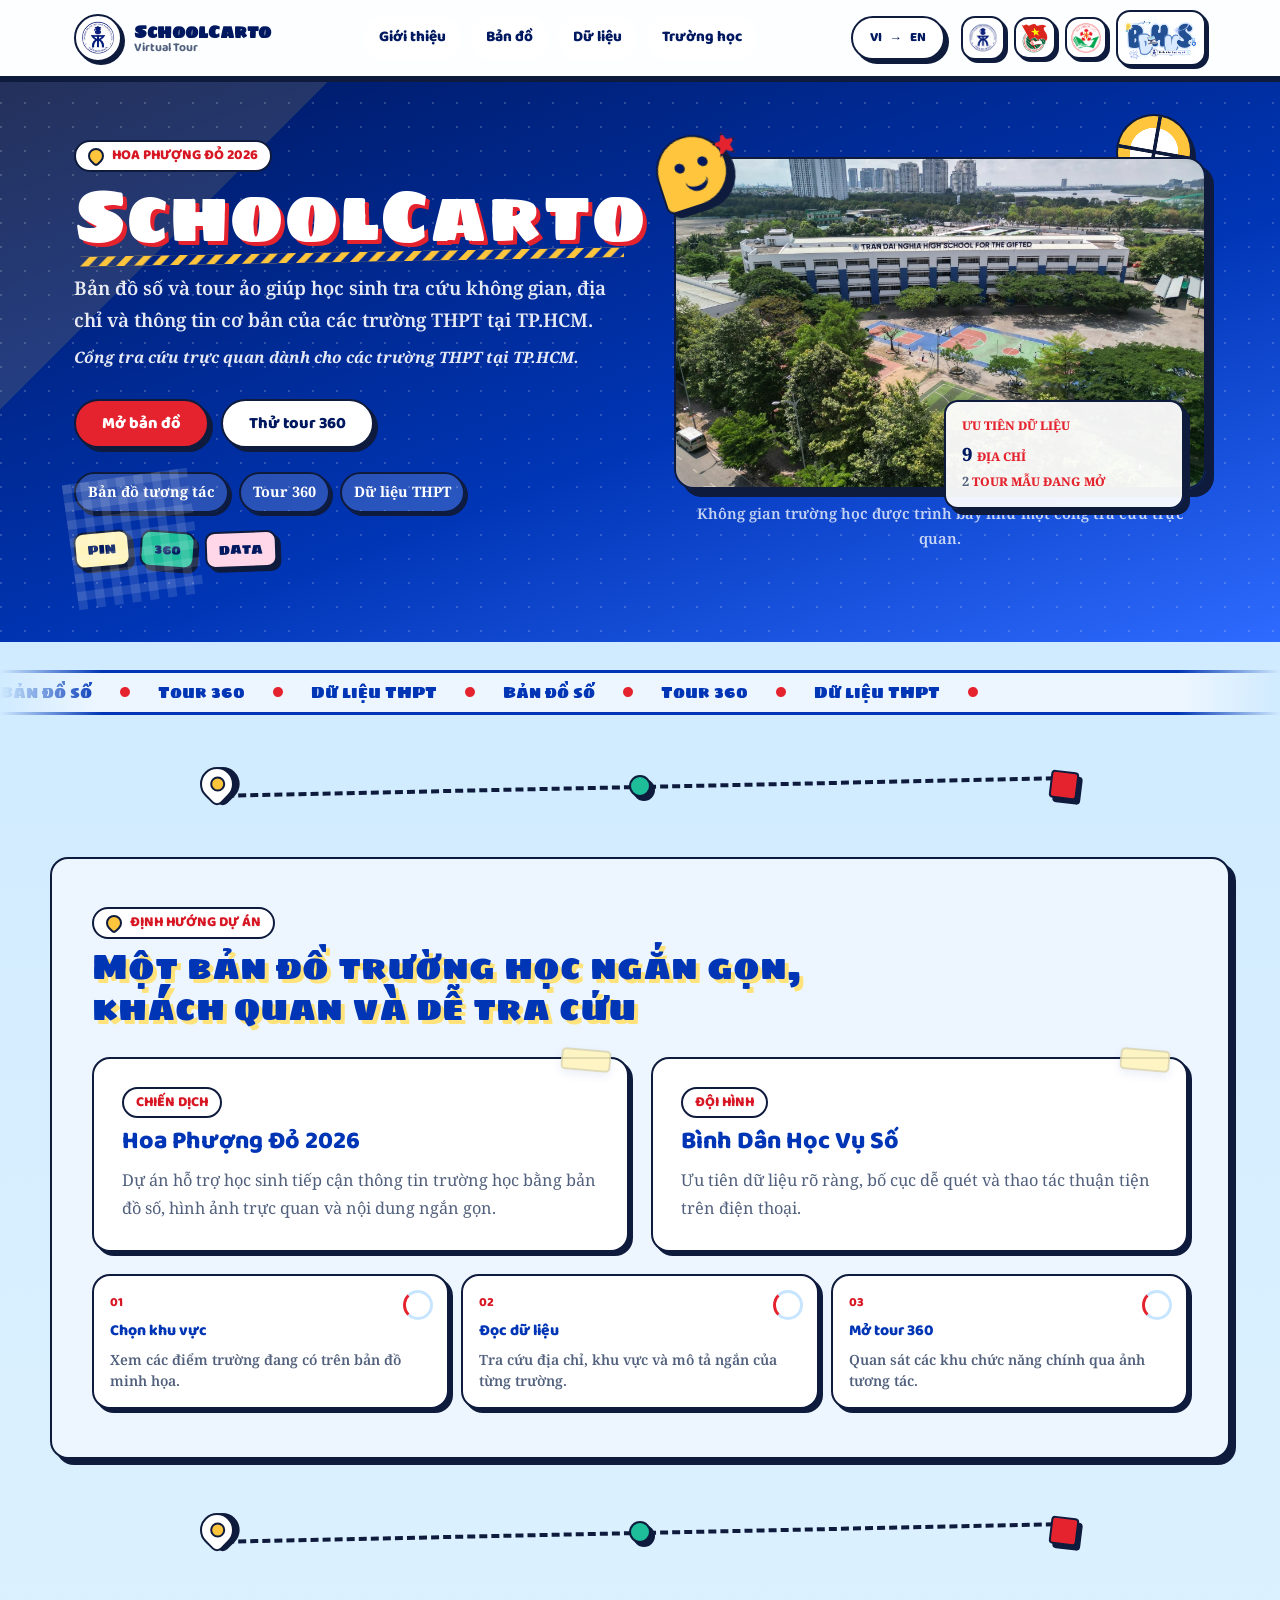
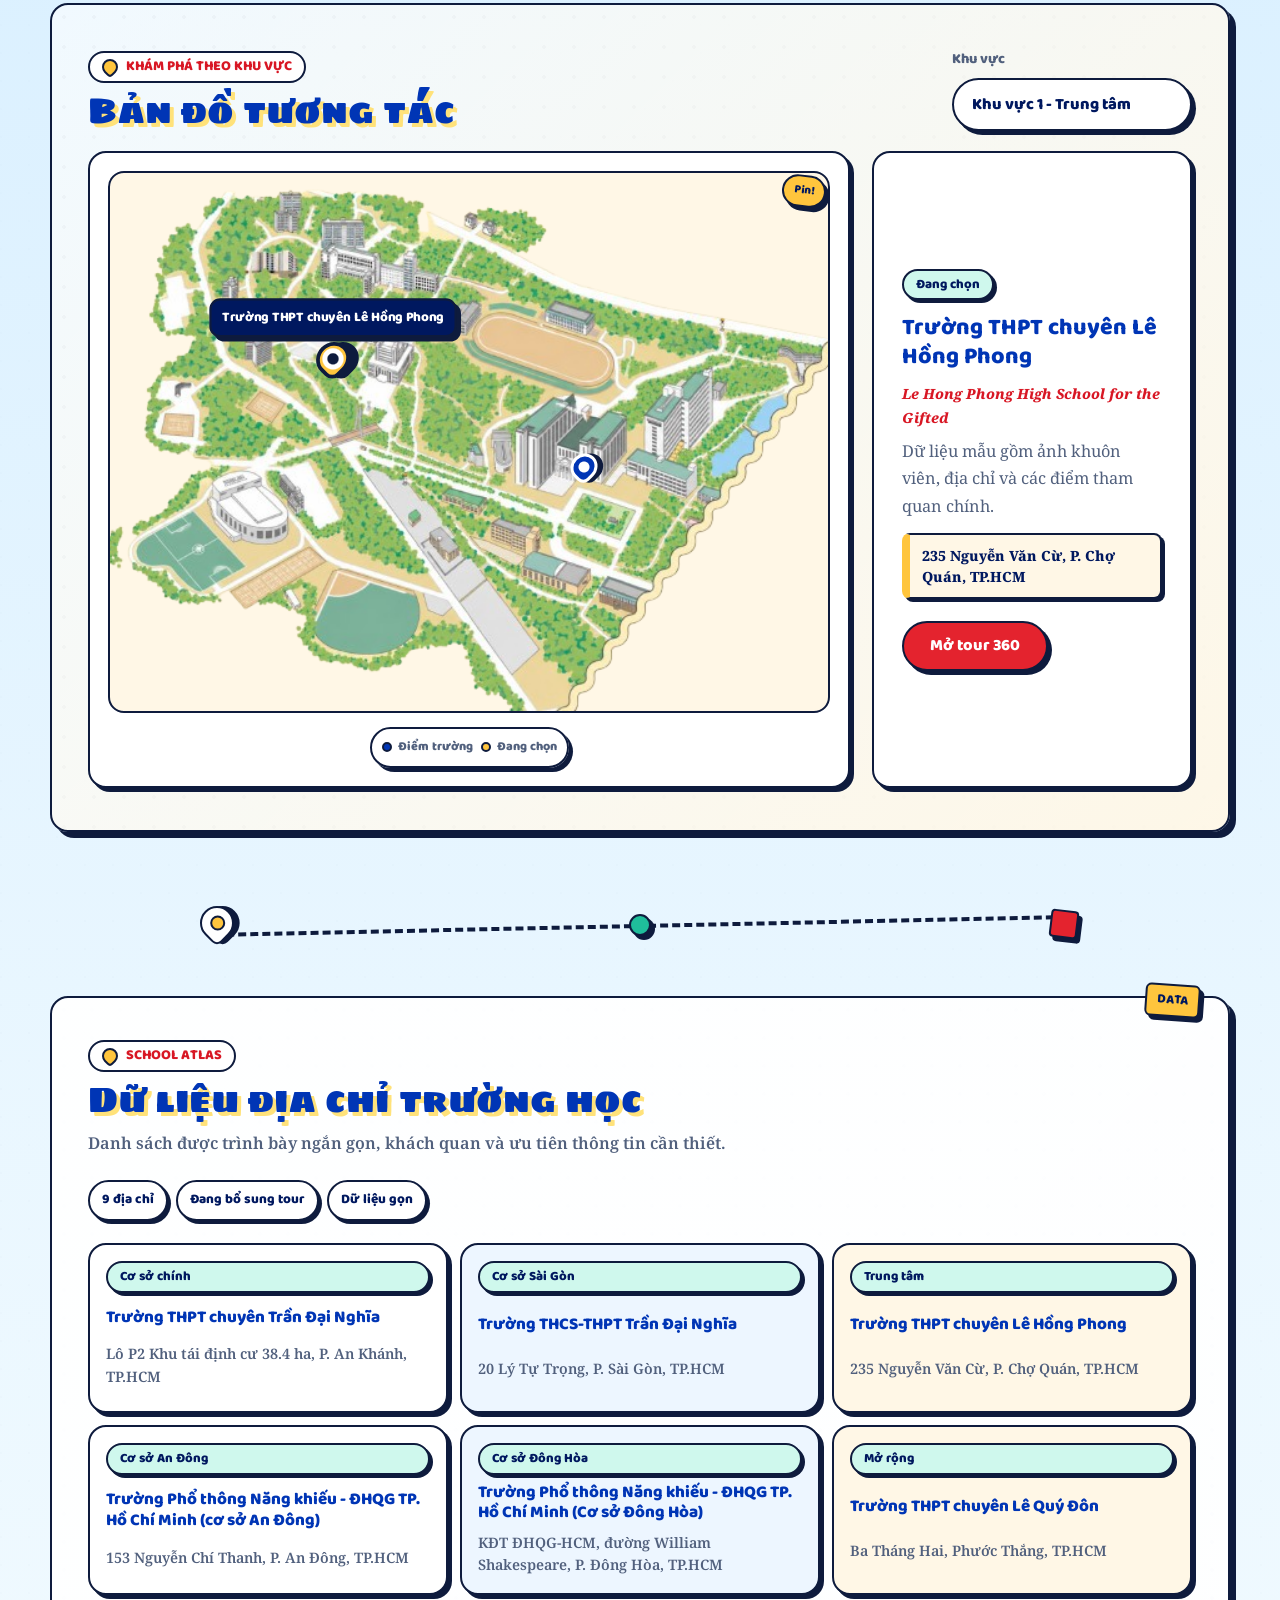
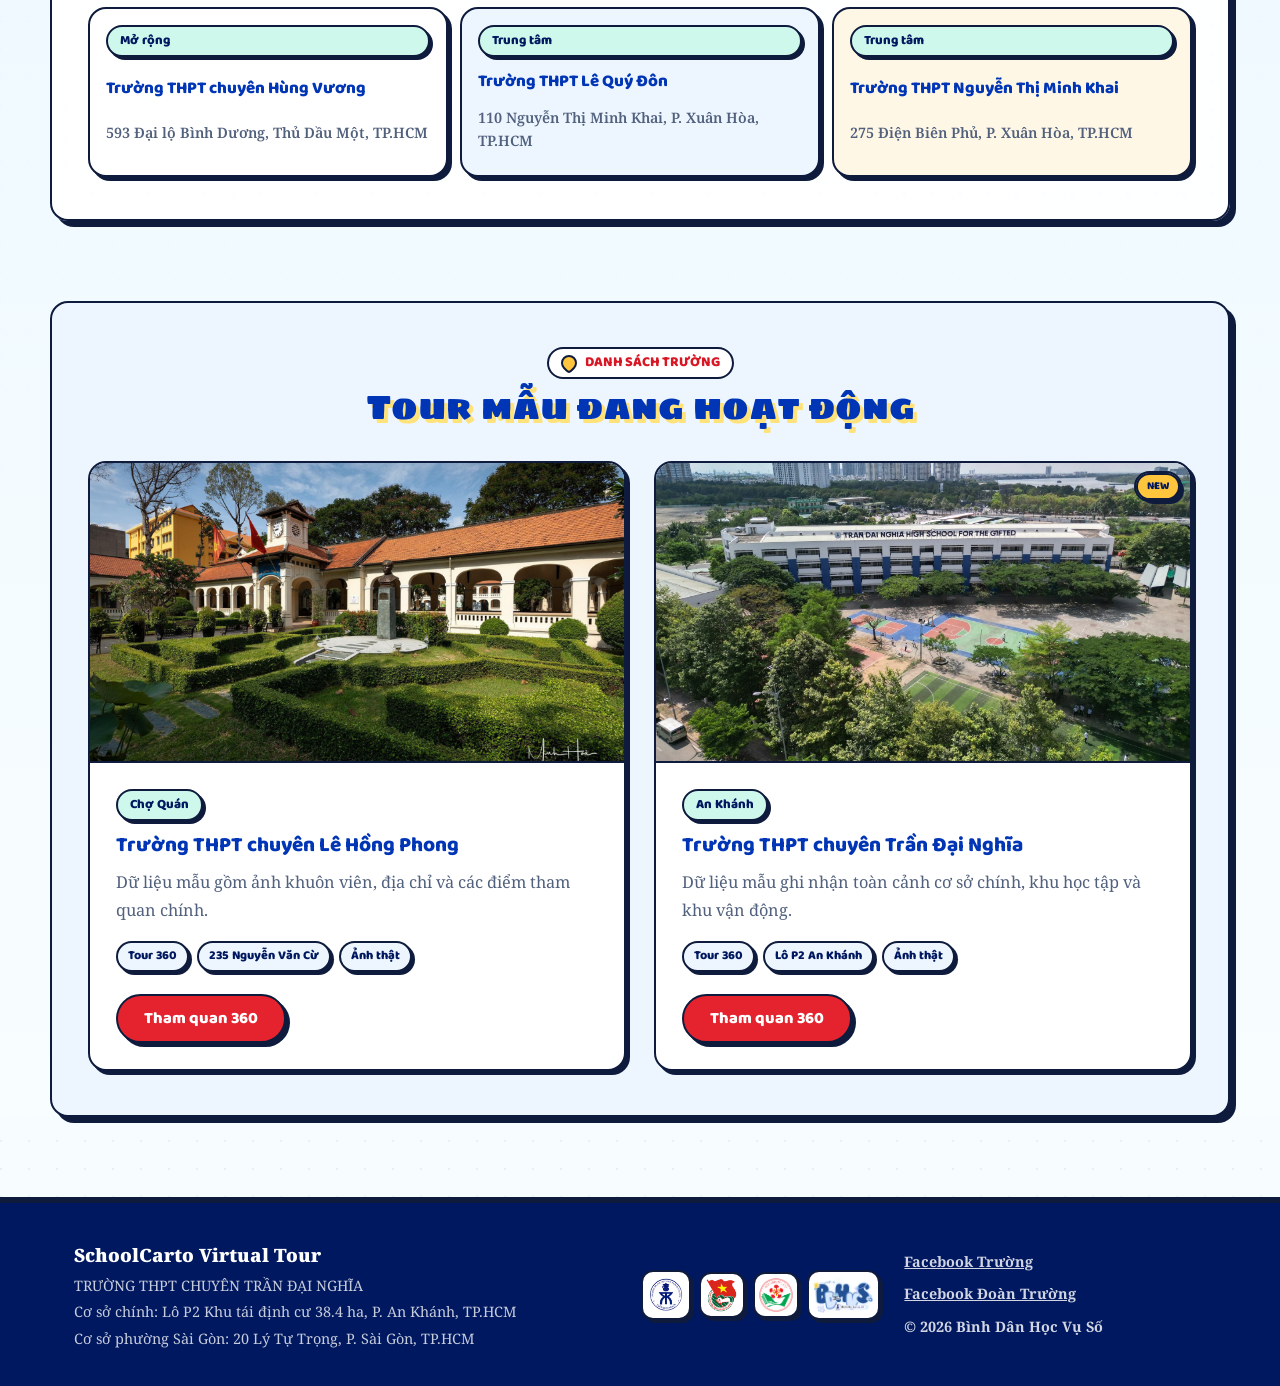
<file: index.html>
<!DOCTYPE html>
<html lang="vi">
<head>
    <meta charset="UTF-8">
    <meta name="viewport" content="width=device-width, initial-scale=1.0">
    <meta name="description" content="SchoolCarto Virtual Tour - bản đồ số hóa và dữ liệu tham quan trường THPT tại TP.HCM.">
    <title>SchoolCarto Virtual Tour | Bản đồ số trường THPT TP.HCM</title>
    <link href="https://fonts.googleapis.com/css2?family=Baloo+2:wght@500;600;700;800&family=Noto+Serif:wght@400;500;600;700;800&family=Sigmar+One&display=swap" rel="stylesheet">
    <link rel="stylesheet" href="assets/css/style.css?v=20260623-5">
</head>
<body data-page="home">
    <div class="scroll-progress" aria-hidden="true"><span id="scrollBar"></span></div>
    <header class="site-header">
        <div class="container header-inner">
            <a class="brand" href="index.html" aria-label="SchoolCarto Virtual Tour trang chủ">
                <img src="assets/images/logos/truong.png" alt="Logo Trường THPT chuyên Trần Đại Nghĩa" class="brand-logo">
                <span class="brand-text">
                    <strong>SchoolCarto</strong>
                    <small>Virtual Tour</small>
                </span>
            </a>

            <nav class="site-nav" aria-label="Điều hướng chính" data-i18n="nav.aria" data-i18n-attr="aria-label">
                <a href="#gioi-thieu" data-i18n="nav.about">Giới thiệu</a>
                <a href="#ban-do" data-i18n="nav.map">Bản đồ</a>
                <a href="#du-lieu" data-i18n="nav.data">Dữ liệu</a>
                <a href="#truong-hoc" data-i18n="nav.schools">Trường học</a>
            </nav>

            <button class="language-toggle" type="button" aria-label="Chuyển ngôn ngữ" aria-pressed="false" data-lang-toggle>
                <span data-lang-current>VI</span>
                <span class="lang-arrow" aria-hidden="true">&rarr;</span>
                <span data-lang-next>EN</span>
            </button>

            <div class="partner-logos" aria-label="Đơn vị đồng hành">
                <img src="assets/images/logos/truong.png" alt="Logo Trường THPT chuyên Trần Đại Nghĩa" class="logo-tdn">
                <img src="assets/images/logos/doan.png" alt="Logo Đoàn Thanh niên">
                <img src="assets/images/logos/hpd.png" alt="Logo Hoa Phượng Đỏ">
                <img src="assets/images/logos/bdhvs-tight.png" alt="Logo Bình Dân Học Vụ Số" class="logo-bdhvs">
            </div>
        </div>
    </header>

    <main>
        <section class="hero-section">
            <div class="container hero-grid">
                <div class="hero-copy">
                    <p class="eyebrow" data-i18n="hero.eyebrow">Hoa Phượng Đỏ 2026</p>
                    <h1 class="hero-title">SchoolCarto</h1>
                    <p class="hero-subtitle" data-i18n="hero.subtitle">Bản đồ số và tour ảo giúp học sinh tra cứu không gian, địa chỉ và thông tin cơ bản của các trường THPT tại TP.HCM.</p>
                    <p class="hero-subtitle-en" data-i18n="hero.caption">A compact digital atlas for HCMC high schools.</p>
                    <div class="hero-actions" aria-label="Hành động chính">
                        <a href="#ban-do" class="btn btn-primary" data-i18n="cta.openMap">Mở bản đồ</a>
                        <a href="tour360.html?id=ctdn" class="btn btn-ghost" data-i18n="cta.tryTour">Thử tour 360</a>
                    </div>
                    <div class="hero-tags" aria-label="Điểm nổi bật">
                        <span data-i18n="tag.map">Interactive map</span>
                        <span data-i18n="tag.tour">Tour 360</span>
                        <span data-i18n="tag.data">Dữ liệu THPT</span>
                    </div>
                    <div class="hero-sticker-row" aria-hidden="true">
                        <span>PIN</span>
                        <span>360</span>
                        <span>DATA</span>
                    </div>
                </div>

                <figure class="hero-media">
                    <img src="assets/images/anhchinh.png" alt="Toàn cảnh Trường THPT chuyên Trần Đại Nghĩa nhìn từ trên cao">
                    <div class="pin-mascot" aria-hidden="true"><span></span></div>
                    <div class="hero-floating-panel" aria-label="Thông tin nhanh SchoolCarto">
                        <span data-i18n="hero.dataFirst">Ưu tiên dữ liệu</span>
                        <strong><b data-count="9">0</b> <span data-i18n="hero.addresses">địa chỉ</span></strong>
                        <small><b data-count="2">0</b> <span data-i18n="hero.tours">tour mẫu đang mở</span></small>
                    </div>
                    <figcaption data-i18n="hero.figcaption">Không gian trường học được trình bày như một cổng tra cứu trực quan.</figcaption>
                </figure>
            </div>
        </section>

        <div class="marquee" aria-label="Chủ đề SchoolCarto" data-i18n="marquee.aria" data-i18n-attr="aria-label" data-ambient-motion>
            <div class="marquee-track" aria-hidden="true">
                <span data-i18n="marquee.map">Bản đồ số</span><i></i>
                <span data-i18n="marquee.tour">Tour 360</span><i></i>
                <span data-i18n="marquee.data">Dữ liệu THPT</span><i></i>
                <span data-i18n="marquee.map">Bản đồ số</span><i></i>
                <span data-i18n="marquee.tour">Tour 360</span><i></i>
                <span data-i18n="marquee.data">Dữ liệu THPT</span><i></i>
            </div>
        </div>

        <div class="route-divider route-divider-a" aria-hidden="true"><span></span><i></i><b></b></div>

        <section class="container info-section reveal" id="gioi-thieu">
            <div class="section-heading">
                <p class="section-kicker" data-i18n="about.kicker">Định hướng dự án</p>
                <h2 data-i18n="about.title">Một bản đồ trường học ngắn gọn, khách quan và dễ tra cứu</h2>
            </div>

            <div class="info-grid">
                <article class="info-panel campaign-hpd">
                    <span class="panel-label" data-i18n="about.campaignLabel">Chiến dịch</span>
                    <h3>Hoa Phượng Đỏ 2026</h3>
                    <p data-i18n="about.campaignText">Dự án hỗ trợ học sinh tiếp cận thông tin trường học bằng bản đồ số, hình ảnh trực quan và nội dung ngắn gọn.</p>
                </article>

                <article class="info-panel squad-bdhvs">
                    <span class="panel-label" data-i18n="about.teamLabel">Đội hình</span>
                    <h3>Bình Dân Học Vụ Số</h3>
                    <p data-i18n="about.teamText">Ưu tiên dữ liệu rõ ràng, bố cục dễ quét và trải nghiệm thân thiện để người dùng tra cứu nhanh trên điện thoại.</p>
                </article>
            </div>

            <div class="process-strip" aria-label="Quy trình khám phá SchoolCarto">
                <div>
                    <span>01</span>
                    <strong data-i18n="process.selectTitle">Chọn khu vực</strong>
                    <p data-i18n="process.selectText">Xem các điểm trường đang có trên bản đồ minh họa.</p>
                </div>
                <div>
                    <span>02</span>
                    <strong data-i18n="process.readTitle">Đọc dữ liệu</strong>
                    <p data-i18n="process.readText">Tra cứu địa chỉ, khu vực và mô tả ngắn của từng trường.</p>
                </div>
                <div>
                    <span>03</span>
                    <strong data-i18n="process.tourTitle">Mở tour 360</strong>
                    <p data-i18n="process.tourText">Quan sát các điểm chính trong khuôn viên qua ảnh tương tác.</p>
                </div>
            </div>
        </section>

        <div class="route-divider route-divider-b" aria-hidden="true"><span></span><i></i><b></b></div>

        <section class="container map-section reveal" id="ban-do" aria-labelledby="mapTitle">
            <div class="map-header">
                <div class="section-heading">
                    <p class="section-kicker" data-i18n="map.kicker">Khám phá theo khu vực</p>
                    <h2 id="mapTitle" data-i18n="map.title">Bản đồ tương tác</h2>
                </div>

                <label class="selector-wrap" for="mapSelector">
                    <span data-i18n="map.region">Khu vực</span>
                    <select id="mapSelector" class="map-selector">
                        <option value="khu_vuc_1" data-i18n="map.region1">Khu vực 1 - Trung tâm</option>
                        <option value="khu_vuc_2" data-i18n="map.region2">Khu vực 2 - Mở rộng</option>
                    </select>
                </label>
            </div>

            <div class="map-layout">
                <div class="map-container" id="mapContainer">
                    <div class="map-stage">
                        <img id="currentMapImage" src="assets/images/maps/map.png" alt="Bản đồ minh họa các điểm trường THPT" class="map-image">
                        <div id="mapPinsArea" class="map-pins" aria-label="Các điểm trường trên bản đồ"></div>
                    </div>
                    <div class="map-legend" aria-label="Chú giải bản đồ">
                        <span><i class="dot dot-school"></i><b data-i18n="map.legendSchool">Điểm trường</b></span>
                        <span><i class="dot dot-active"></i><b data-i18n="map.legendActive">Đang chọn</b></span>
                    </div>
                </div>

                <aside class="map-details spotlight" id="mapDetails" aria-live="polite">
                    <span class="badge">Đang chọn</span>
                    <h3>THPT chuyên Trần Đại Nghĩa</h3>
                    <p>Chọn một điểm trên bản đồ để xem nhanh thông tin trường và mở trải nghiệm tham quan 360.</p>
                    <a class="btn btn-primary" href="tour360.html?id=ctdn">Mở tour 360</a>
                </aside>
            </div>
        </section>

        <div class="route-divider route-divider-c" aria-hidden="true"><span></span><i></i><b></b></div>

        <section class="container data-section reveal" id="du-lieu" aria-labelledby="dataTitle">
            <div class="section-heading">
                <p class="section-kicker" data-i18n="data.kicker">School atlas</p>
                <h2 id="dataTitle" data-i18n="data.title">Dữ liệu địa chỉ trường học</h2>
                <p class="section-note" data-i18n="data.note">Danh sách được trình bày theo giọng văn tra cứu: ngắn, khách quan và ưu tiên thông tin cần thiết.</p>
            </div>

            <div class="data-toolbar" aria-label="Trạng thái dữ liệu">
                <span><b data-count="9">0</b> <i data-i18n="data.addresses">địa chỉ</i></span>
                <span data-i18n="data.updating">Đang bổ sung tour</span>
                <span data-i18n="data.compact">Dữ liệu gọn</span>
            </div>

            <div class="address-grid" id="addressGrid" aria-label="Danh sách địa chỉ trường"></div>
        </section>

        <section class="container schools-section" id="truong-hoc" aria-labelledby="schoolsTitle">
            <div class="section-heading centered reveal">
                <p class="section-kicker" data-i18n="schools.kicker">Danh sách trường</p>
                <h2 id="schoolsTitle" data-i18n="schools.title">Tour mẫu đang hoạt động</h2>
            </div>

            <div class="card-grid" id="schoolCards"></div>
        </section>
    </main>

    <footer class="site-footer">
        <div class="container footer-inner">
            <div>
                <strong>SchoolCarto Virtual Tour</strong>
                <p>TRƯỜNG THPT CHUYÊN TRẦN ĐẠI NGHĨA</p>
                <p data-i18n="footer.mainCampus">Cơ sở chính: Lô P2 Khu tái định cư 38.4 ha, P. An Khánh, TP.HCM</p>
                <p data-i18n="footer.saigonCampus">Cơ sở phường Sài Gòn: 20 Lý Tự Trọng, P. Sài Gòn, TP.HCM</p>
            </div>
            <div class="footer-logos" aria-label="Logo đơn vị đồng hành">
                <img src="assets/images/logos/truong.png" alt="Logo Trường THPT chuyên Trần Đại Nghĩa" class="logo-tdn">
                <img src="assets/images/logos/doan.png" alt="Logo Đoàn Thanh niên">
                <img src="assets/images/logos/hpd.png" alt="Logo Hoa Phượng Đỏ">
                <img src="assets/images/logos/bdhvs-tight.png" alt="Logo Bình Dân Học Vụ Số" class="logo-bdhvs">
            </div>
            <div class="footer-links">
                <a href="https://www.facebook.com/thptchuyentrandainghia" data-i18n="footer.schoolFacebook">Facebook Trường</a>
                <a href="https://www.facebook.com/doantruongtdn" data-i18n="footer.unionFacebook">Facebook Đoàn Trường</a>
                <span>© 2026 Bình Dân Học Vụ Số</span>
            </div>
        </div>
    </footer>

    <script src="assets/js/main.js?v=20260623-4"></script>
</body>
</html>
</file>
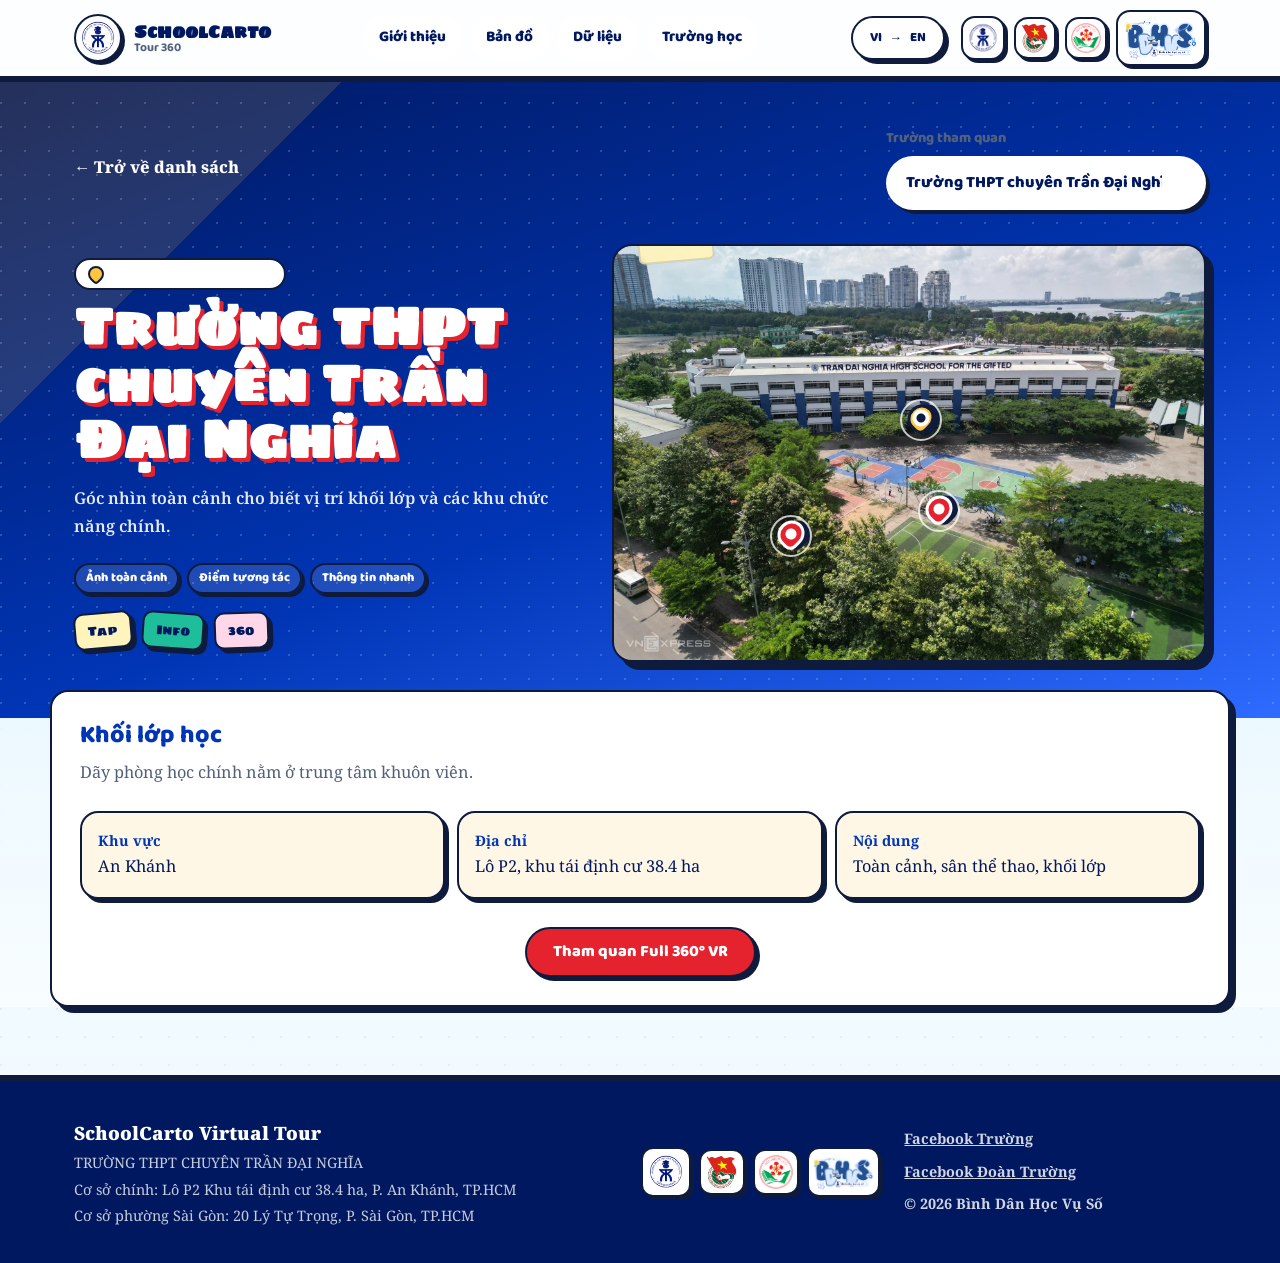
<file: tour360.html>
<!DOCTYPE html>
<html lang="vi">
<head>
    <meta charset="UTF-8">
    <meta name="viewport" content="width=device-width, initial-scale=1.0">
    <meta name="description" content="Trải nghiệm tour 360 trong dự án SchoolCarto Virtual Tour.">
    <title>Tour 360 | SchoolCarto Virtual Tour</title>
    <link href="https://fonts.googleapis.com/css2?family=Baloo+2:wght@500;600;700;800&family=Noto+Serif:wght@400;500;600;700;800&family=Sigmar+One&display=swap" rel="stylesheet">
    <link rel="stylesheet" href="assets/css/style.css?v=20260623-3">
</head>
<body data-page="tour" class="tour-page">
    <div class="scroll-progress" aria-hidden="true"><span id="scrollBar"></span></div>
    <header class="site-header">
        <div class="container header-inner">
            <a class="brand" href="index.html" aria-label="SchoolCarto Virtual Tour trang chủ">
                <img src="assets/images/logos/truong.png" alt="Logo Trường THPT chuyên Trần Đại Nghĩa" class="brand-logo">
                <span class="brand-text">
                    <strong>SchoolCarto</strong>
                    <small>Tour 360</small>
                </span>
            </a>

            <nav class="site-nav" aria-label="Điều hướng chính" data-i18n="nav.aria" data-i18n-attr="aria-label">
                <a href="index.html#gioi-thieu" data-i18n="nav.about">Giới thiệu</a>
                <a href="index.html#ban-do" data-i18n="nav.map">Bản đồ</a>
                <a href="index.html#du-lieu" data-i18n="nav.data">Dữ liệu</a>
                <a href="index.html#truong-hoc" data-i18n="nav.schools">Trường học</a>
            </nav>

            <button class="language-toggle" type="button" aria-label="Chuyển ngôn ngữ" aria-pressed="false" data-lang-toggle>
                <span data-lang-current>VI</span>
                <span class="lang-arrow" aria-hidden="true">&rarr;</span>
                <span data-lang-next>EN</span>
            </button>

            <div class="partner-logos" aria-label="Đơn vị đồng hành">
                <img src="assets/images/logos/truong.png" alt="Logo Trường THPT chuyên Trần Đại Nghĩa" class="logo-tdn">
                <img src="assets/images/logos/doan.png" alt="Logo Đoàn Thanh niên">
                <img src="assets/images/logos/hpd.png" alt="Logo Hoa Phượng Đỏ">
                <img src="assets/images/logos/bdhvs-tight.png" alt="Logo Bình Dân Học Vụ Số" class="logo-bdhvs">
            </div>
        </div>
    </header>

    <main>
        <section class="tour-hero">
            <div class="container">
                <div class="tour-topbar">
                    <a class="back-link" href="index.html#truong-hoc"><span aria-hidden="true">&larr;</span> <span data-i18n="tour.back">Trở về danh sách</span></a>

                    <label class="selector-wrap tour-selector" for="tourSchoolSelect">
                        <span data-i18n="tour.selectSchool">Trường tham quan</span>
                        <select id="tourSchoolSelect" class="map-selector">
                            <option value="ctdn">Trường THPT chuyên Trần Đại Nghĩa</option>
                            <option value="clhp">Trường THPT chuyên Lê Hồng Phong</option>
                        </select>
                    </label>
                </div>

                <div class="tour-grid">
                    <div class="tour-copy">
                        <p class="eyebrow" data-i18n="tour.eyebrow">Virtual campus</p>
                        <h1 id="tourTitle">Trường THPT chuyên Trần Đại Nghĩa</h1>
                        <p id="tourSubtitle">Góc nhìn toàn cảnh giúp học sinh hình dung nhanh quy mô khuôn viên, khu học tập và khu vận động của trường.</p>
                        <div class="tour-status-row" aria-label="Trạng thái tour">
                            <span data-i18n="tour.pano">Ảnh toàn cảnh</span>
                            <span data-i18n="tour.hotspot">Hotspot tương tác</span>
                            <span data-i18n="tour.quickInfo">Thông tin nhanh</span>
                        </div>
                        <div class="hero-sticker-row tour-sticker-row" aria-hidden="true">
                            <span>Tap</span>
                            <span>Info</span>
                            <span>360</span>
                        </div>
                    </div>

                    <div class="tour-viewer" aria-label="Khung tham quan 360">
                        <img id="tourImage" src="assets/images/anhchinh.png" alt="Không gian tham quan của Trường THPT chuyên Trần Đại Nghĩa">
                        <div id="tourHotspots"></div>
                    </div>
                </div>
            </div>
        </section>
        
        <section class="container tour-info" aria-live="polite">
            <h2 id="tourInfoTitle">Khối lớp học</h2>
            <p id="tourInfoText">Dãy phòng học chính nằm ở trung tâm khuôn viên, là điểm neo thị giác của toàn bộ trải nghiệm.</p>
            <div id="tourInfoList" class="tour-info-list"></div>

            <div class="tour-full-action">
                <a id="full360Link" href="#" class="btn btn-primary" data-i18n="cta.viewFull360">Tham quan Full 360° VR</a>
            </div>
        </section>
    </main>

    <footer class="site-footer">
        <div class="container footer-inner">
            <div>
                <strong>SchoolCarto Virtual Tour</strong>
                <p>TRƯỜNG THPT CHUYÊN TRẦN ĐẠI NGHĨA</p>
                <p data-i18n="footer.mainCampus">Cơ sở chính: Lô P2 Khu tái định cư 38.4 ha, P. An Khánh, TP.HCM</p>
                <p data-i18n="footer.saigonCampus">Cơ sở phường Sài Gòn: 20 Lý Tự Trọng, P. Sài Gòn, TP.HCM</p>
            </div>
            <div class="footer-logos" aria-label="Logo đơn vị đồng hành">
                <img src="assets/images/logos/truong.png" alt="Logo Trường THPT chuyên Trần Đại Nghĩa" class="logo-tdn">
                <img src="assets/images/logos/doan.png" alt="Logo Đoàn Thanh niên">
                <img src="assets/images/logos/hpd.png" alt="Logo Hoa Phượng Đỏ">
                <img src="assets/images/logos/bdhvs-tight.png" alt="Logo Bình Dân Học Vụ Số" class="logo-bdhvs">
            </div>
            <div class="footer-links">
                <a href="https://www.facebook.com/thptchuyentrandainghia" data-i18n="footer.schoolFacebook">Facebook Trường</a>
                <a href="https://www.facebook.com/doantruongtdn" data-i18n="footer.unionFacebook">Facebook Đoàn Trường</a>
                <span>© 2026 Bình Dân Học Vụ Số</span>
            </div>
        </div>
    </footer>

    <script src="assets/js/main.js?v=20260623-1"></script>
</body>
</html>
</file>
<file: assets/css/style.css>
:root {
    --ink: #00185F;
    --klein-deep: #00185F;
    --klein: #0035B5;
    --blue: #0035B5;
    --blue-bright: #2E6BFF;
    --klein-600: #2E6BFF;
    --klein-400: #70A7FF;
    --klein-200: #C8E5FF;
    --klein-50: #EDF6FF;
    --sky: #EDF6FF;
    --paper: #FFF7E6;
    --white: #FFFFFF;
    --gold: #FFC53D;
    --sun: #FFC53D;
    --hpd-red: #E4232E;
    --red: #E4232E;
    --red-strong: #D81724;
    --red-soft: #FFE9EC;
    --mint: #1FBE9B;
    --mint-soft: #CFF8ED;
    --pink: #FFD7E8;
    --paper-yellow: #FFF4BC;
    --ink-soft: #51607D;
    --line: #0E1B3D;
    --radius: 18px;
    --shadow-sm: 4px 4px 0 var(--line);
    --shadow-md: 6px 6px 0 var(--line);
    --shadow-lg: 8px 8px 0 var(--line);
    --border-bold: 2.5px solid var(--line);
}

* {
    box-sizing: border-box;
    margin: 0;
    padding: 0;
}

html {
    scroll-behavior: smooth;
    overflow-x: hidden;
}

body {
    background: var(--paper);
    color: var(--ink);
    font-family: "Noto Serif", Georgia, serif;
    font-size: 1.02rem;
    line-height: 1.7;
    letter-spacing: 0;
    overflow-x: hidden;
}

h1,
h2,
.brand-text strong {
    font-family: "Sigmar One", "Noto Serif", Georgia, serif;
    font-weight: 400;
}

h3,
.eyebrow,
.section-kicker,
.panel-label,
.badge {
    font-family: "Baloo 2", "Noto Serif", Georgia, serif;
    font-weight: 800;
}

img {
    display: block;
    max-width: 100%;
}

a {
    color: inherit;
}

button,
select,
a {
    -webkit-tap-highlight-color: transparent;
}

button:focus-visible,
select:focus-visible,
a:focus-visible {
    outline: 3px solid var(--klein-400);
    outline-offset: 3px;
}

.container {
    max-width: 1180px;
    margin: 0 auto;
    padding: 0 24px;
}

.site-header {
    position: sticky;
    top: 0;
    z-index: 50;
    background: rgba(255, 255, 255, .94);
    border-bottom: 3px solid var(--klein);
    box-shadow: var(--shadow-sm);
    backdrop-filter: blur(14px);
}

.scroll-progress {
    position: fixed;
    inset: 0 0 auto;
    z-index: 60;
    height: 4px;
    pointer-events: none;
}

.scroll-progress span {
    display: block;
    width: 0;
    height: 100%;
    background: linear-gradient(90deg, var(--klein), var(--klein-400), var(--gold));
    box-shadow: 0 1px 6px rgba(0, 53, 181, .4);
    transition: width .1s linear;
}

.header-inner {
    min-height: 76px;
    display: grid;
    grid-template-columns: auto 1fr auto auto;
    align-items: center;
    gap: 16px;
}

.brand {
    display: inline-flex;
    align-items: center;
    gap: 12px;
    color: var(--klein-deep);
    text-decoration: none;
}

.brand-logo {
    width: 48px;
    height: 48px;
    object-fit: contain;
}

.brand-text {
    display: grid;
    line-height: 1.1;
}

.brand-text strong {
    font-size: 1.1rem;
    font-weight: 900;
}

.brand-text small {
    color: var(--ink-soft);
    font-size: .76rem;
    font-weight: 700;
}

.site-nav {
    display: flex;
    justify-content: center;
    gap: 10px;
}

.site-nav a {
    border-radius: 999px;
    color: var(--ink-soft);
    font-size: .95rem;
    font-weight: 700;
    padding: 8px 13px;
    text-decoration: none;
    transition: background .2s ease, color .2s ease;
}

.site-nav a:hover {
    background: var(--klein-50);
    color: var(--klein);
}

.language-toggle {
    align-items: center;
    appearance: none;
    background: var(--klein);
    border: 0;
    border-radius: 999px;
    box-shadow: 0 5px 0 var(--hpd-red), 0 9px 18px rgba(0, 53, 181, .18);
    color: var(--white);
    cursor: pointer;
    display: inline-flex;
    flex-shrink: 0;
    font: inherit;
    font-size: .82rem;
    font-weight: 900;
    gap: 8px;
    justify-content: center;
    line-height: 1;
    min-height: 38px;
    min-width: 94px;
    overflow: hidden;
    padding: 8px 12px;
    transition: transform .2s ease, box-shadow .2s ease, background .2s ease;
}

.lang-arrow {
    display: inline-flex;
    font-family: Arial, "Segoe UI Symbol", sans-serif;
    font-size: .95em;
    font-weight: 800;
    line-height: 1;
    transform: none;
}

.language-toggle:hover {
    background: var(--klein-deep);
    box-shadow: 0 4px 0 var(--hpd-red), 0 8px 16px rgba(0, 53, 181, .2);
    transform: translateY(-1px);
}

.language-toggle.is-en {
    background: var(--hpd-red);
    color: var(--white);
    box-shadow: 0 5px 0 var(--klein-deep), 0 9px 18px rgba(228, 35, 46, .18);
}

.language-toggle.is-bi {
    background: var(--gold);
    color: var(--klein-deep);
    box-shadow: 0 5px 0 var(--klein-deep), 0 9px 18px rgba(245, 185, 66, .2);
}

.partner-logos {
    display: flex;
    align-items: center;
    justify-content: flex-end;
    gap: 8px;
}

.partner-logos img {
    width: 42px;
    height: 42px;
    object-fit: contain;
}

.partner-logos .logo-bdhvs {
    width: auto;
    height: 56px;
    object-fit: contain;
}

.partner-logos .logo-tdn {
    width: 44px;
    height: 44px;
    object-fit: contain;
}

.hero-section {
    position: relative;
    width: 100%;
    margin: 0 0 58px;
    overflow: hidden;
    background:
        radial-gradient(circle at 1px 1px, rgba(255, 255, 255, .13) 1px, transparent 0) 0 0 / 26px 26px,
        linear-gradient(160deg, var(--klein) 0%, #0A37B5 55%, var(--klein-600) 100%);
    color: var(--white);
}

.hero-section::before,
.hero-section::after {
    position: absolute;
    content: "";
    pointer-events: none;
}

.hero-section::before {
    right: min(7vw, 86px);
    top: 34px;
    width: 94px;
    height: 18px;
    background: var(--hpd-red);
    border: 3px solid var(--white);
    border-radius: 4px;
    transform: rotate(8deg);
    box-shadow: 0 10px 0 rgba(255, 255, 255, .14);
}

.hero-section::after {
    left: min(6vw, 70px);
    bottom: 40px;
    width: 126px;
    height: 126px;
    background:
        linear-gradient(90deg, rgba(255, 255, 255, .18) 50%, transparent 0) 0 0 / 18px 18px,
        linear-gradient(rgba(255, 255, 255, .18) 50%, transparent 0) 0 0 / 18px 18px;
    opacity: .55;
    transform: rotate(-8deg);
}

.hero-grid {
    display: grid;
    grid-template-columns: minmax(0, 1fr) minmax(320px, .95fr);
    align-items: center;
    gap: 40px;
    padding-top: 62px;
    padding-bottom: 74px;
}

.eyebrow,
.section-kicker,
.panel-label {
    color: var(--hpd-red);
    font-size: .92rem;
    text-transform: uppercase;
}

.hero-title {
    position: relative;
    width: fit-content;
    max-width: 100%;
    margin-top: 8px;
    color: var(--white);
    font-size: clamp(2.25rem, 7.2vw, 4.55rem);
    line-height: .95;
    overflow-wrap: normal;
    white-space: nowrap;
    text-shadow: 4px 4px 0 var(--hpd-red);
}

.hero-title::after {
    position: absolute;
    left: 6px;
    right: 10px;
    bottom: -12px;
    height: 10px;
    background:
        linear-gradient(135deg, transparent 0 35%, var(--gold) 36% 64%, transparent 65%) 0 0 / 18px 10px repeat-x;
    content: "";
    transform: rotate(-1deg);
}

.hero-subtitle {
    max-width: 620px;
    margin-top: 22px;
    color: var(--white);
    font-size: 1.18rem;
    font-weight: 600;
}

.i18n-en {
    display: block;
    margin-top: 3px;
    font-size: .72em;
    font-style: italic;
    font-weight: 700;
    line-height: 1.35;
    opacity: .76;
}

.site-nav .i18n-en,
.btn .i18n-en,
.badge .i18n-en {
    font-size: .68em;
}

.marquee {
    overflow: hidden;
    margin: -30px 0 58px;
    border-block: 3px solid var(--klein);
    background: var(--klein-50);
    padding: 10px 0;
    -webkit-mask: linear-gradient(90deg, transparent, #000 8%, #000 92%, transparent);
    mask: linear-gradient(90deg, transparent, #000 8%, #000 92%, transparent);
}

.marquee-track {
    display: flex;
    align-items: center;
    gap: 28px;
    width: max-content;
    animation: marquee 18s linear infinite;
}

.marquee-track span {
    color: var(--klein);
    font-family: "Sigmar One", "Noto Serif", Georgia, serif;
    font-size: 1rem;
    line-height: 1.2;
    white-space: nowrap;
}

.marquee-track i {
    width: 10px;
    height: 10px;
    background: var(--hpd-red);
    border-radius: 50%;
    transform: rotate(12deg);
}

.marquee:hover .marquee-track {
    animation-play-state: paused;
}

.hero-subtitle-en {
    color: rgba(255, 255, 255, .86);
    font-size: .98rem;
    font-style: italic;
    font-weight: 700;
    margin-top: 8px;
}

.hero-actions {
    display: flex;
    flex-wrap: wrap;
    gap: 12px;
    margin-top: 28px;
}

.btn {
    display: inline-flex;
    align-items: center;
    justify-content: center;
    min-height: 48px;
    border: 0;
    border-radius: 999px;
    cursor: pointer;
    font: inherit;
    font-weight: 800;
    line-height: 1.2;
    padding: 13px 26px;
    text-align: center;
    text-decoration: none;
    transition: transform .25s ease, box-shadow .25s ease, background .25s ease, color .25s ease, border-color .25s ease;
    white-space: normal;
}

.btn-primary {
    background: var(--klein);
    box-shadow: 0 6px 16px rgba(0, 47, 167, .28);
    color: var(--white);
}

.btn-primary:hover {
    background: var(--klein-deep);
    box-shadow: 0 10px 22px rgba(0, 47, 167, .36);
    transform: translateY(-2px);
}

.btn-ghost {
    background: transparent;
    border: 2px solid rgba(255, 255, 255, .88);
    color: var(--white);
}

.btn-ghost:hover {
    background: var(--white);
    color: var(--klein);
    transform: translateY(-2px);
}

.hero-tags {
    display: flex;
    flex-wrap: wrap;
    gap: 10px;
    margin-top: 24px;
}

.hero-tags span {
    border: 1px solid rgba(255, 255, 255, .26);
    border-radius: 999px;
    color: var(--white);
    font-size: .9rem;
    font-weight: 700;
    padding: 6px 12px;
}

.hero-sticker-row {
    display: flex;
    flex-wrap: wrap;
    gap: 10px;
    margin-top: 18px;
}

.hero-sticker-row span {
    animation: stickerBob 3.4s ease-in-out infinite;
    background: var(--paper-yellow);
    border: 3px solid var(--ink);
    border-radius: 10px;
    box-shadow: 4px 5px 0 rgba(0, 24, 95, .28);
    color: var(--klein-deep);
    font-family: "Sigmar One", "Noto Serif", Georgia, serif;
    font-size: .82rem;
    line-height: 1;
    padding: 10px 12px;
    transform: rotate(-5deg);
}

.hero-sticker-row span:nth-child(2) {
    animation-delay: .35s;
    background: var(--mint);
    transform: rotate(4deg);
}

.hero-sticker-row span:nth-child(3) {
    animation-delay: .7s;
    background: var(--pink);
    transform: rotate(-2deg);
}

.hero-media {
    position: relative;
    margin: 0;
}

.hero-media img {
    width: 100%;
    aspect-ratio: 16 / 10;
    border: 8px solid var(--white);
    border-radius: 20px;
    box-shadow: var(--shadow-lg);
    object-fit: cover;
}

.hero-media figcaption {
    margin-top: 12px;
    color: rgba(255, 255, 255, .76);
    font-size: .92rem;
    font-weight: 600;
    text-align: center;
}

.pin-mascot {
    position: absolute;
    left: -18px;
    top: -22px;
    width: 72px;
    height: 72px;
    background: var(--hpd-red);
    border: 5px solid var(--white);
    border-radius: 50% 50% 50% 8px;
    box-shadow: 8px 10px 0 rgba(0, 24, 95, .22);
    animation: stickerBob 3.8s ease-in-out infinite;
    transform: rotate(-18deg);
}

.pin-mascot span,
.pin-mascot::before,
.pin-mascot::after {
    position: absolute;
    content: "";
}

.pin-mascot span {
    left: 18px;
    top: 23px;
    width: 9px;
    height: 9px;
    background: var(--white);
    border-radius: 50%;
    box-shadow: 24px 0 0 var(--white);
}

.pin-mascot::before {
    left: 24px;
    top: 40px;
    width: 22px;
    height: 10px;
    border-bottom: 4px solid var(--white);
    border-radius: 0 0 999px 999px;
}

.pin-mascot::after {
    right: -17px;
    top: 6px;
    width: 18px;
    height: 18px;
    background: var(--gold);
    border: 4px solid var(--white);
    clip-path: polygon(50% 0, 64% 34%, 100% 38%, 72% 60%, 82% 100%, 50% 76%, 18% 100%, 28% 60%, 0 38%, 36% 34%);
}

.hero-floating-panel {
    position: absolute;
    right: 22px;
    bottom: 42px;
    width: min(240px, calc(100% - 44px));
    background: rgba(255, 255, 255, .94);
    border: 1px solid rgba(255, 255, 255, .55);
    animation: floatBadge 4.2s ease-in-out infinite;
    border-left: 5px solid var(--hpd-red);
    border-radius: 14px;
    box-shadow: 0 16px 34px rgba(0, 31, 110, .22);
    color: var(--ink);
    display: grid;
    gap: 2px;
    padding: 14px 16px;
}

.hero-floating-panel span {
    color: var(--hpd-red);
    font-size: .75rem;
    font-weight: 800;
    text-transform: uppercase;
}

.hero-floating-panel strong {
    color: var(--klein-deep);
    font-size: 1.15rem;
    font-weight: 900;
}

.hero-floating-panel small {
    color: var(--ink-soft);
    font-size: .8rem;
    font-weight: 700;
}

.section-heading {
    max-width: 720px;
}

.section-heading.centered {
    margin: 0 auto 34px;
    text-align: center;
}

.section-heading h2 {
    color: var(--klein);
    font-size: 2.2rem;
    line-height: 1.18;
    margin-top: 6px;
}

.section-note {
    color: var(--ink-soft);
    font-weight: 600;
    margin-top: 10px;
}

.info-section {
    background: var(--klein-50);
    border: 1px solid var(--line);
    border-radius: var(--radius);
    box-shadow: var(--shadow-sm);
    margin-bottom: 74px;
    padding: 48px 40px;
}

.info-grid {
    display: grid;
    grid-template-columns: repeat(2, minmax(0, 1fr));
    gap: 22px;
    margin-top: 28px;
}

.info-panel {
    position: relative;
    background: var(--white);
    border: 1px solid var(--line);
    border-radius: var(--radius);
    padding: 28px;
}

.info-panel::after,
.school-card::after {
    position: absolute;
    right: 16px;
    top: -10px;
    width: 46px;
    height: 18px;
    background: rgba(255, 244, 188, .88);
    border: 2px solid rgba(0, 24, 95, .12);
    border-radius: 5px;
    box-shadow: 0 4px 10px rgba(0, 47, 167, .08);
    content: "";
    transform: rotate(5deg);
}

.info-panel h3 {
    color: var(--klein);
    font-size: 1.55rem;
    font-weight: 800;
    line-height: 1.24;
    margin: 8px 0 10px;
}

.campaign-hpd h3 {
    color: var(--hpd-red);
}

.info-panel p,
.school-card p,
.map-details p,
.tour-copy p,
.tour-info p,
.site-footer p {
    color: var(--ink-soft);
}

.process-strip {
    display: grid;
    grid-template-columns: repeat(3, minmax(0, 1fr));
    gap: 12px;
    margin-top: 22px;
}

.process-strip div {
    position: relative;
    background: var(--white);
    border: 1px solid var(--line);
    border-radius: 14px;
    display: grid;
    gap: 4px;
    padding: 16px;
}

.process-strip div::before {
    position: absolute;
    right: 14px;
    top: 14px;
    width: 24px;
    height: 24px;
    border: 3px solid var(--klein-200);
    border-left-color: var(--hpd-red);
    border-radius: 50%;
    content: "";
}

.process-strip span {
    color: var(--hpd-red);
    font-size: .8rem;
    font-weight: 900;
}

.process-strip strong {
    color: var(--klein);
    font-size: .98rem;
    font-weight: 900;
}

.process-strip p {
    color: var(--ink-soft);
    font-size: .88rem;
    font-weight: 600;
    line-height: 1.5;
}

.playful-strip {
    display: grid;
    grid-template-columns: repeat(4, minmax(0, 1fr));
    gap: 14px;
    margin-bottom: 70px;
}

.play-token {
    position: relative;
    overflow: hidden;
    background: var(--white);
    border: 3px solid var(--klein);
    border-radius: 14px;
    box-shadow: 7px 8px 0 rgba(0, 53, 181, .14);
    display: grid;
    gap: 8px;
    min-height: 110px;
    padding: 18px;
    transform: rotate(-1.5deg);
    transition: transform .2s ease, box-shadow .2s ease;
}

.play-token:nth-child(2) {
    border-color: var(--hpd-red);
    transform: rotate(1.5deg);
}

.play-token:nth-child(3) {
    border-color: var(--mint);
    transform: rotate(-.8deg);
}

.play-token:nth-child(4) {
    border-color: var(--gold);
    transform: rotate(1deg);
}

.play-token::before {
    position: absolute;
    right: -18px;
    top: -18px;
    width: 58px;
    height: 58px;
    background: var(--paper-yellow);
    border: 3px solid var(--ink);
    border-radius: 18px;
    content: "";
    transform: rotate(14deg);
}

.play-token:hover {
    box-shadow: 9px 10px 0 rgba(0, 53, 181, .2);
    transform: translateY(-4px) rotate(0deg);
}

.play-token span {
    color: var(--hpd-red);
    font-family: "Sigmar One", "Noto Serif", Georgia, serif;
    font-size: .84rem;
    line-height: 1;
    position: relative;
    z-index: 1;
}

.play-token strong {
    color: var(--klein-deep);
    font-size: 1.08rem;
    font-weight: 900;
    position: relative;
    z-index: 1;
}

.map-section {
    margin-bottom: 80px;
}

.map-header {
    display: flex;
    align-items: flex-end;
    justify-content: space-between;
    gap: 24px;
    margin-bottom: 20px;
}

.selector-wrap {
    display: grid;
    gap: 6px;
    min-width: 240px;
}

.selector-wrap span {
    color: var(--ink-soft);
    font-size: .9rem;
    font-weight: 800;
}

.map-selector {
    width: 100%;
    appearance: none;
    background: var(--white);
    border: 2px solid var(--klein);
    border-radius: 999px;
    color: var(--klein);
    cursor: pointer;
    font: inherit;
    font-weight: 800;
    padding: 11px 42px 11px 18px;
}

.map-layout {
    display: grid;
    grid-template-columns: minmax(0, 1fr) 320px;
    gap: 22px;
    align-items: stretch;
}

.map-container {
    position: relative;
    overflow: hidden;
    background: var(--klein-50);
    border: 1px solid var(--line);
    border-radius: 20px;
    box-shadow: var(--shadow-md);
    padding: 18px;
}

.map-container::before {
    position: absolute;
    right: 22px;
    top: 22px;
    z-index: 2;
    background: var(--hpd-red);
    border: 3px solid var(--white);
    border-radius: 999px;
    box-shadow: 4px 5px 0 rgba(0, 24, 95, .18);
    color: var(--white);
    content: "Pin!";
    font-family: "Noto Serif", Georgia, serif;
    font-weight: 900;
    font-size: .72rem;
    line-height: 1;
    padding: 8px 10px;
    pointer-events: none;
    transform: rotate(7deg);
}

.map-stage {
    position: relative;
    aspect-ratio: 4 / 3;
    overflow: hidden;
    border-radius: 14px;
}

.map-image {
    width: 100%;
    height: 100%;
    min-height: 0;
    border-radius: 14px;
    object-fit: cover;
}

.map-pins {
    position: absolute;
    inset: 0;
}

.map-legend {
    display: flex;
    flex-wrap: wrap;
    justify-content: center;
    gap: 8px;
    background: rgba(255, 255, 255, .92);
    border: 1px solid var(--line);
    border-radius: 999px;
    box-shadow: var(--shadow-sm);
    margin: 14px auto 0;
    padding: 8px 10px;
    width: fit-content;
}

.map-legend span {
    align-items: center;
    color: var(--ink-soft);
    display: inline-flex;
    font-size: .78rem;
    font-weight: 800;
    gap: 6px;
}

.map-legend b {
    font: inherit;
}

.dot {
    width: 10px;
    height: 10px;
    border-radius: 50%;
    display: inline-block;
}

.dot-school {
    background: var(--klein);
}

.dot-active {
    background: var(--hpd-red);
}

.map-pin {
    position: absolute;
    width: 24px;
    height: 24px;
    background: var(--klein);
    border: 3px solid var(--white);
    border-radius: 50%;
    box-shadow: 0 4px 10px rgba(0, 31, 110, .45);
    cursor: pointer;
    transform: translate(-50%, -50%);
    transition: transform .25s ease, background .25s ease;
}

.map-pin::before {
    position: absolute;
    inset: -9px;
    border: 2px solid rgba(228, 35, 46, .42);
    border-radius: 50%;
    content: "";
    opacity: 0;
    transform: scale(.7);
    transition: opacity .25s ease, transform .25s ease;
}

.map-pin:hover,
.map-pin:focus-visible,
.map-pin.is-active {
    background: var(--hpd-red);
    transform: translate(-50%, -50%) scale(1.55);
}

.map-pin::after {
    position: absolute;
    left: 50%;
    top: -42px;
    transform: translateX(-50%);
    background: var(--klein-deep);
    border-radius: 8px;
    color: var(--white);
    content: attr(data-title);
    font-size: .78rem;
    font-weight: 800;
    opacity: 0;
    padding: 6px 10px;
    pointer-events: none;
    transition: opacity .2s ease, top .2s ease;
    white-space: nowrap;
}

.map-pin:hover::after,
.map-pin:focus-visible::after,
.map-pin.is-active::after {
    opacity: 1;
    top: -36px;
}

.map-pin:hover::before,
.map-pin:focus-visible::before,
.map-pin.is-active::before {
    opacity: 1;
    transform: scale(1);
}

.map-details {
    align-self: stretch;
    background: var(--white);
    border: 1px solid var(--line);
    border-radius: var(--radius);
    box-shadow: var(--shadow-sm);
    display: flex;
    flex-direction: column;
    justify-content: center;
    padding: 28px;
}

.map-details h3 {
    color: var(--klein);
    font-size: 1.45rem;
    font-weight: 800;
    line-height: 1.24;
    margin: 14px 0 10px;
}

.map-details .school-en {
    color: var(--hpd-red);
    font-size: .88rem;
    font-style: italic;
    font-weight: 800;
    margin-bottom: 8px;
}

.map-details .school-address {
    background: var(--klein-50);
    border-left: 4px solid var(--hpd-red);
    border-radius: 8px;
    color: var(--klein-deep);
    font-size: .88rem;
    font-weight: 800;
    line-height: 1.5;
    margin-top: 12px;
    padding: 10px 12px;
}

.map-details .btn {
    align-self: flex-start;
    margin-top: 22px;
}

.badge {
    align-self: flex-start;
    background: var(--klein-200);
    border-radius: 999px;
    color: var(--klein-deep);
    display: inline-flex;
    font-size: .82rem;
    font-weight: 800;
    line-height: 1.2;
    padding: 6px 12px;
}

.data-section {
    background:
        linear-gradient(135deg, rgba(255, 255, 255, .96), rgba(237, 246, 255, .96)),
        radial-gradient(circle at 12px 12px, rgba(0, 53, 181, .08) 2px, transparent 0) 0 0 / 28px 28px;
    border: 2px solid var(--klein-200);
    border-radius: var(--radius);
    box-shadow: var(--shadow-sm);
    margin-bottom: 80px;
    padding: 42px 36px;
    position: relative;
}

.data-section::before {
    position: absolute;
    right: 28px;
    top: -14px;
    content: "DATA";
    background: var(--hpd-red);
    border: 3px solid var(--white);
    border-radius: 6px;
    box-shadow: var(--shadow-sm);
    color: var(--white);
    font-family: "Noto Serif", Georgia, serif;
    font-weight: 900;
    font-size: .8rem;
    line-height: 1;
    padding: 8px 10px;
    transform: rotate(4deg);
}

.data-toolbar {
    display: flex;
    flex-wrap: wrap;
    gap: 8px;
    margin: 22px 0;
}

.data-toolbar span {
    background: var(--white);
    border: 1px solid var(--klein-200);
    border-radius: 999px;
    color: var(--klein-deep);
    font-size: .84rem;
    font-weight: 800;
    padding: 7px 12px;
}

.data-toolbar b,
.data-toolbar i,
.hero-floating-panel b {
    font: inherit;
}

.address-grid {
    display: grid;
    grid-template-columns: repeat(3, minmax(0, 1fr));
    gap: 12px;
}

.address-card {
    position: relative;
    background: var(--white);
    border: 1px solid var(--line);
    border-top: 5px solid var(--klein);
    border-radius: 12px;
    box-shadow: 0 8px 20px rgba(0, 47, 167, .06);
    display: grid;
    gap: 8px;
    min-height: 160px;
    padding: 16px;
}

.address-card h3 {
    color: var(--klein);
    font-family: "Sigmar One", "Noto Serif", Georgia, serif;
    font-size: 1rem;
    font-weight: 400;
    line-height: 1.28;
}

.address-card p {
    color: var(--ink-soft);
    font-size: .9rem;
    font-weight: 600;
    line-height: 1.55;
}

.schools-section {
    margin-bottom: 84px;
}

.card-grid {
    display: grid;
    grid-template-columns: repeat(2, minmax(0, 1fr));
    gap: 28px;
}

.school-card {
    position: relative;
    overflow: hidden;
    background: var(--white);
    border: 1px solid var(--line);
    border-radius: var(--radius);
    box-shadow: var(--shadow-sm);
    display: flex;
    flex-direction: column;
    transition: transform .25s ease, border-color .25s ease, box-shadow .25s ease;
}

.tilt {
    transform: perspective(900px) rotateX(var(--ry, 0deg)) rotateY(var(--rx, 0deg));
    transform-style: preserve-3d;
    will-change: transform;
}

.school-card.tilt:hover {
    transform: perspective(900px) translateY(-6px) rotateX(var(--ry, 0deg)) rotateY(var(--rx, 0deg));
}

.spotlight {
    position: relative;
    overflow: hidden;
}

.spotlight::before {
    position: absolute;
    inset: 0;
    z-index: 0;
    background: radial-gradient(190px circle at var(--mx, 50%) var(--my, 50%), rgba(112, 167, 255, .22), transparent 62%);
    content: "";
    opacity: 0;
    pointer-events: none;
    transition: opacity .25s ease;
}

.spotlight:hover::before {
    opacity: 1;
}

.spotlight > * {
    position: relative;
    z-index: 1;
}

.btn-primary {
    position: relative;
    overflow: hidden;
}

.btn-primary::after {
    position: absolute;
    left: -120%;
    top: 0;
    width: 60%;
    height: 100%;
    background: linear-gradient(120deg, transparent, rgba(255, 255, 255, .5), transparent);
    content: "";
    transform: skewX(-18deg);
    transition: left .6s ease;
}

.btn-primary:hover::after {
    left: 140%;
}

.badge-pulse {
    position: absolute;
    right: 10px;
    top: 10px;
    z-index: 3;
    background: var(--hpd-red);
    border: 2px solid var(--white);
    border-radius: 999px;
    color: var(--white);
    font-size: .68rem;
    font-weight: 900;
    line-height: 1;
    padding: 6px 9px;
}

.badge-pulse::after {
    position: absolute;
    inset: -4px;
    border: 2px solid var(--hpd-red);
    border-radius: inherit;
    content: "";
    animation: ringPulse 1.6s ease-out infinite;
}

.school-card:hover {
    border-color: var(--klein-400);
    box-shadow: 0 18px 36px rgba(0, 47, 167, .14);
    transform: translateY(-8px);
}

.school-card img {
    width: 100%;
    aspect-ratio: 16 / 9;
    object-fit: cover;
}

.card-content {
    display: flex;
    flex: 1;
    flex-direction: column;
    padding: 26px;
}

.card-content h3 {
    color: var(--klein);
    font-size: 1.3rem;
    font-weight: 800;
    line-height: 1.25;
    margin: 12px 0 10px;
}

.card-content p {
    flex: 1;
    margin-bottom: 16px;
}

.card-content .btn {
    align-self: flex-start;
}

.card-meta,
.tour-status-row {
    display: flex;
    flex-wrap: wrap;
    gap: 8px;
}

.card-meta {
    margin-bottom: 22px;
}

.card-meta span,
.tour-status-row span {
    border: 1px solid var(--line);
    border-radius: 999px;
    color: var(--klein-deep);
    font-size: .78rem;
    font-weight: 800;
    line-height: 1.2;
    padding: 6px 10px;
}

.card-meta span {
    background: var(--klein-50);
}

.site-footer {
    background: var(--klein-deep);
    color: var(--white);
    padding: 36px 0;
}

.footer-inner {
    display: grid;
    grid-template-columns: minmax(0, 1.35fr) auto minmax(210px, .75fr);
    align-items: center;
    gap: 24px;
}

.site-footer strong {
    font-size: 1.15rem;
    font-weight: 900;
}

.site-footer p {
    color: rgba(255, 255, 255, .78);
    font-size: .9rem;
    line-height: 1.55;
    margin-top: 4px;
}

.footer-logos {
    display: flex;
    align-items: center;
    justify-content: center;
    gap: 8px;
    flex-shrink: 0;
}

.footer-logos img {
    width: 46px;
    height: 46px;
    object-fit: contain;
    background: rgba(255, 255, 255, .95);
    border: 1px solid rgba(255, 255, 255, .22);
    border-radius: 12px;
    padding: 4px;
}

.footer-logos .logo-tdn {
    width: 50px;
    height: 50px;
}

.footer-logos .logo-bdhvs {
    width: auto;
    height: 50px;
    padding: 3px;
}

.footer-links {
    display: grid;
    gap: 8px;
    justify-items: start;
}

.footer-links a,
.footer-links span {
    color: rgba(255, 255, 255, .82);
    font-size: .9rem;
    font-weight: 700;
}

.footer-links a:hover {
    color: var(--white);
}

.reveal {
    opacity: 0;
    transform: translateY(24px);
    transition: opacity .6s ease, transform .6s ease;
}

.reveal.in {
    opacity: 1;
    transform: none;
}

@keyframes floatBadge {
    0%,
    100% {
        transform: translateY(0) rotate(0deg);
    }

    50% {
        transform: translateY(-8px) rotate(-1deg);
    }
}

@keyframes stickerBob {
    0%,
    100% {
        translate: 0 0;
    }

    50% {
        translate: 0 -5px;
    }
}

@keyframes hotspotPulse {
    0%,
    100% {
        opacity: .65;
        transform: scale(.9);
    }

    50% {
        opacity: .15;
        transform: scale(1.25);
    }
}

@keyframes marquee {
    to {
        transform: translateX(-50%);
    }
}

@keyframes ringPulse {
    0% {
        opacity: .7;
        transform: scale(.8);
    }

    100% {
        opacity: 0;
        transform: scale(1.5);
    }
}

.tour-page {
    min-height: 100vh;
}

.tour-hero {
    background:
        radial-gradient(circle at 1px 1px, rgba(255, 255, 255, .12) 1px, transparent 0) 0 0 / 26px 26px,
        linear-gradient(160deg, var(--klein-deep), var(--klein));
    color: var(--white);
    padding: 48px 0 56px;
}

.tour-topbar {
    align-items: center;
    display: flex;
    justify-content: space-between;
    gap: 18px;
    margin-bottom: 34px;
}

.back-link {
    color: var(--white);
    font-weight: 800;
    text-decoration: none;
}

.tour-selector {
    max-width: 320px;
}

.tour-selector .map-selector {
    border-color: rgba(255, 255, 255, .82);
}

.tour-grid {
    align-items: center;
    display: grid;
    grid-template-columns: minmax(0, .85fr) minmax(360px, 1fr);
    gap: 34px;
}

.tour-copy h1 {
    font-size: 3.35rem;
    font-weight: 900;
    line-height: 1.05;
    margin: 8px 0 18px;
}

.tour-copy p {
    color: var(--klein-200);
    font-weight: 600;
}

.tour-status-row {
    margin-top: 22px;
}

.tour-status-row span {
    background: rgba(255, 255, 255, .12);
    border-color: rgba(255, 255, 255, .22);
    color: var(--white);
}

.tour-viewer {
    position: relative;
    overflow: hidden;
    min-height: 390px;
    background: var(--klein-deep);
    border: 8px solid var(--white);
    border-radius: 20px;
    box-shadow: var(--shadow-lg);
}

.tour-viewer::before {
    position: absolute;
    left: 24px;
    top: -12px;
    z-index: 2;
    width: 72px;
    height: 24px;
    background: rgba(255, 244, 188, .94);
    border: 2px solid rgba(0, 24, 95, .14);
    border-radius: 6px;
    content: "";
    pointer-events: none;
    transform: rotate(-5deg);
}

.tour-viewer img {
    width: 100%;
    height: 100%;
    min-height: 390px;
    object-fit: cover;
    transition: transform 1.2s ease;
}

.tour-viewer:hover img {
    transform: scale(1.04);
}

.hotspot {
    position: absolute;
    width: 34px;
    height: 34px;
    background: var(--hpd-red);
    border: 3px solid var(--white);
    border-radius: 50%;
    box-shadow: 0 10px 20px rgba(0, 31, 110, .28);
    cursor: pointer;
    transform: translate(-50%, -50%);
}

.hotspot::after {
    position: absolute;
    inset: -9px;
    border: 1px solid rgba(255, 255, 255, .8);
    border-radius: 50%;
    content: "";
    animation: hotspotPulse 1.8s ease-in-out infinite;
}

.hotspot:hover,
.hotspot:focus-visible,
.hotspot.is-active {
    background: var(--klein);
}

.tour-info {
    background: var(--white);
    border: 1px solid var(--line);
    border-radius: var(--radius);
    box-shadow: var(--shadow-md);
    margin: -28px auto 72px;
    padding: 28px;
    position: relative;
}

.tour-info h2 {
    color: var(--klein);
    font-size: 1.55rem;
    line-height: 1.25;
    margin-bottom: 8px;
}

.tour-info-list {
    display: grid;
    gap: 12px;
    grid-template-columns: repeat(3, minmax(0, 1fr));
    margin-top: 24px;
}

.tour-info-list div {
    background: var(--klein-50);
    border-radius: 12px;
    padding: 16px;
}

.tour-info-list strong {
    color: var(--klein);
    display: block;
    font-size: .9rem;
}

/* Design spec v2: adventure-map chrome with objective data surfaces. */
body {
    background:
        radial-gradient(circle at 1px 1px, rgba(0, 24, 95, .055) 1px, transparent 0) 0 0 / 28px 28px,
        linear-gradient(180deg, #C9E7FF 0%, #D8EFFF 28%, #EAF7FF 62%, #F8FDFF 100%);
    background-color: #F8FDFF;
}

main {
    background:
        linear-gradient(180deg, rgba(201, 231, 255, .96) 0%, rgba(216, 239, 255, .9) 28%, rgba(234, 247, 255, .78) 62%, rgba(248, 253, 255, .96) 100%);
}

.site-header {
    border-bottom: var(--border-bold);
    box-shadow: 0 4px 0 var(--line);
}

.brand-logo,
.partner-logos img,
.footer-logos img {
    background: var(--white);
    border: var(--border-bold);
    box-shadow: 3px 3px 0 var(--line);
}

.brand-logo {
    border-radius: 50%;
    padding: 3px;
}

.brand-text small,
.site-nav a,
.language-toggle,
.btn,
.map-selector,
.selector-wrap span,
.data-toolbar span,
.card-meta span,
.tour-status-row span {
    font-family: "Baloo 2", "Noto Serif", Georgia, serif;
}

.site-nav a {
    background: var(--white);
    border: 2px solid transparent;
    color: var(--ink);
    font-weight: 800;
}

.site-nav a:hover,
.site-nav a:focus-visible {
    background: var(--sun);
    border-color: var(--line);
    color: var(--ink);
    box-shadow: 3px 3px 0 var(--line);
    transform: translate(-1px, -1px);
}

.language-toggle {
    background: var(--white);
    border: var(--border-bold);
    box-shadow: 4px 4px 0 var(--line);
    color: var(--ink);
    min-height: 44px;
}

.language-toggle:hover {
    background: var(--sun);
    box-shadow: 5px 5px 0 var(--line);
    color: var(--ink);
    transform: translate(-1px, -1px);
}

.language-toggle:active,
.btn:active,
.map-selector:active {
    box-shadow: 0 0 0 var(--line);
    transform: translate(4px, 4px);
}

.language-toggle.is-en {
    background: var(--mint);
    box-shadow: 4px 4px 0 var(--line);
    color: var(--ink);
}

.language-toggle.is-bi {
    background: var(--paper-yellow);
    box-shadow: 4px 4px 0 var(--line);
}

.partner-logos {
    gap: 9px;
}

.partner-logos img {
    border-radius: 14px;
    padding: 4px;
}

.partner-logos .logo-bdhvs {
    padding: 2px 5px;
}

.hero-section,
.tour-hero {
    background:
        radial-gradient(circle at 1px 1px, rgba(255, 255, 255, .18) 1px, transparent 0) 0 0 / 24px 24px,
        linear-gradient(135deg, rgba(255, 197, 61, .14) 0 18%, transparent 18% 100%),
        linear-gradient(160deg, var(--klein-deep), var(--klein) 58%, var(--blue-bright));
}

.hero-section::before {
    right: min(7vw, 88px);
    top: 36px;
    width: 72px;
    height: 72px;
    background:
        linear-gradient(90deg, transparent 47%, var(--line) 48% 52%, transparent 53%),
        linear-gradient(0deg, transparent 47%, var(--line) 48% 52%, transparent 53%),
        radial-gradient(circle, var(--white) 0 47%, var(--sun) 48% 100%);
    border: var(--border-bold);
    border-radius: 50%;
    box-shadow: 5px 5px 0 var(--line);
    transform: rotate(10deg);
}

.hero-section::after {
    background:
        linear-gradient(90deg, rgba(255, 255, 255, .22) 50%, transparent 0) 0 0 / 18px 18px,
        linear-gradient(rgba(255, 255, 255, .22) 50%, transparent 0) 0 0 / 18px 18px;
}

.eyebrow,
.section-kicker,
.panel-label {
    align-items: center;
    background: var(--white);
    border: 2px solid var(--line);
    border-radius: 999px;
    color: var(--red-strong);
    display: inline-flex;
    font-family: "Baloo 2", "Noto Serif", Georgia, serif;
    font-size: .88rem;
    font-weight: 800;
    line-height: 1.1;
    padding: 6px 12px;
    text-transform: uppercase;
}

.eyebrow::before,
.section-kicker::before {
    background: var(--sun);
    border: 2px solid var(--line);
    border-radius: 50% 50% 50% 4px;
    content: "";
    height: 12px;
    margin-right: 8px;
    transform: rotate(-45deg);
    width: 12px;
}

.hero-title,
.tour-copy h1 {
    text-shadow: 4px 4px 0 var(--red);
}

.section-heading h2 {
    color: var(--blue);
    text-shadow: 4px 4px 0 #FFE27A;
}

.hero-subtitle,
.hero-subtitle-en,
.tour-copy p {
    color: rgba(255, 255, 255, .9);
}

.btn {
    border: var(--border-bold);
    box-shadow: 4px 4px 0 var(--line);
    font-weight: 800;
    min-height: 48px;
}

.btn:hover {
    box-shadow: 5px 5px 0 var(--line);
    transform: translate(-1px, -1px);
}

.btn-primary {
    background: var(--red);
    color: var(--white);
}

.btn-primary:hover {
    background: var(--red-strong);
    box-shadow: 5px 5px 0 var(--line);
}

.btn-ghost {
    background: var(--white);
    color: var(--ink);
}

.btn-ghost:hover {
    background: var(--sun);
    color: var(--ink);
}

.hero-tags span,
.badge,
.data-toolbar span,
.card-meta span,
.tour-status-row span {
    border: 2px solid var(--line);
    box-shadow: 3px 3px 0 var(--line);
}

.hero-tags span {
    background: rgba(255, 255, 255, .16);
}

.badge {
    background: var(--mint-soft);
    color: var(--ink);
    font-family: "Baloo 2", "Noto Serif", Georgia, serif;
}

.hero-sticker-row span {
    animation: none;
    border: var(--border-bold);
    box-shadow: 4px 4px 0 var(--line);
}

.hero-sticker-row span:hover {
    animation: stickerWiggle .45s ease both;
}

.hero-media img,
.tour-viewer {
    border: var(--border-bold);
    box-shadow: var(--shadow-lg);
}

.pin-mascot {
    animation: pinDrop .7s cubic-bezier(.18, .95, .24, 1.2) both;
    background: var(--sun);
    border: var(--border-bold);
    box-shadow: 6px 6px 0 var(--line);
}

.pin-mascot span,
.pin-mascot::before {
    filter: drop-shadow(1px 1px 0 var(--line));
}

.pin-mascot span {
    background: var(--ink);
    box-shadow: 24px 0 0 var(--ink);
}

.pin-mascot::before {
    border-bottom-color: var(--ink);
}

.pin-mascot::after {
    background: var(--red);
    border: 3px solid var(--line);
}

.pin-mascot:hover {
    animation: pinBounce .45s ease both;
}

.hero-floating-panel {
    border: var(--border-bold);
    border-left: var(--border-bold);
    box-shadow: var(--shadow-md);
}

.route-divider {
    height: 76px;
    margin: -26px auto 34px;
    max-width: 960px;
    padding: 0 24px;
    position: relative;
}

.route-divider::before {
    border-top: 4px dashed var(--line);
    content: "";
    left: 54px;
    position: absolute;
    right: 54px;
    top: 38px;
    transform: rotate(-1.2deg);
}

.route-divider span,
.route-divider i,
.route-divider b {
    background: var(--white);
    border: var(--border-bold);
    box-shadow: 4px 4px 0 var(--line);
    display: block;
    position: absolute;
}

.route-divider span {
    border-radius: 50% 50% 50% 7px;
    height: 34px;
    left: 40px;
    top: 20px;
    transform: rotate(-45deg);
    width: 34px;
}

.route-divider span::before {
    background: var(--sun);
    border: 2px solid var(--line);
    border-radius: 50%;
    content: "";
    height: 11px;
    left: 8px;
    position: absolute;
    top: 8px;
    width: 11px;
}

.route-divider i {
    background: var(--mint);
    border-radius: 50%;
    height: 22px;
    left: 50%;
    top: 28px;
    transform: translateX(-50%);
    width: 22px;
}

.route-divider b {
    background: var(--red);
    border-radius: 4px;
    height: 28px;
    right: 42px;
    top: 24px;
    transform: rotate(7deg);
    width: 28px;
}

.route-divider-b {
    margin-top: -40px;
}

.info-section,
.data-section,
.map-section,
.schools-section,
.tour-info {
    border: var(--border-bold);
    border-radius: var(--radius);
    box-shadow: var(--shadow-md);
}

.info-section {
    background: var(--sky);
}

.map-section {
    background:
        linear-gradient(135deg, rgba(255, 255, 255, .6), rgba(255, 247, 230, .95)),
        radial-gradient(circle at 12px 12px, rgba(14, 27, 61, .08) 2px, transparent 0) 0 0 / 30px 30px;
    padding: 42px 36px;
}

.data-section {
    background:
        linear-gradient(135deg, rgba(255, 255, 255, .96), rgba(255, 255, 255, .92)),
        radial-gradient(circle at 12px 12px, rgba(0, 53, 181, .08) 2px, transparent 0) 0 0 / 28px 28px;
}

.schools-section {
    background: var(--sky);
    padding: 44px 36px;
}

.info-panel,
.process-strip div,
.map-container,
.map-details,
.address-card,
.school-card,
.tour-info-list div,
.play-token {
    border: var(--border-bold);
    border-radius: var(--radius);
    box-shadow: var(--shadow-sm);
}

.info-panel {
    overflow: visible;
}

.info-panel h3,
.process-strip strong,
.map-details h3,
.card-content h3,
.address-card h3,
.tour-info h2 {
    color: var(--blue);
    font-family: "Baloo 2", "Noto Serif", Georgia, serif;
    font-weight: 800;
}

.campaign-hpd h3 {
    color: var(--blue);
}

.process-strip div {
    background: var(--white);
}

.process-strip span {
    color: var(--red-strong);
    font-family: "Baloo 2", "Noto Serif", Georgia, serif;
}

.map-selector {
    background: var(--white);
    border: var(--border-bold);
    box-shadow: 4px 4px 0 var(--line);
    color: var(--ink);
    min-height: 48px;
}

.map-container {
    background: var(--white);
    overflow: visible;
}

.map-container::before,
.data-section::before,
.badge-pulse {
    background: var(--sun);
    border: var(--border-bold);
    box-shadow: 4px 4px 0 var(--line);
    color: var(--ink);
    font-family: "Baloo 2", "Noto Serif", Georgia, serif;
}

.map-stage,
.map-image {
    border-radius: 16px;
}

.map-stage {
    border: var(--border-bold);
    background: var(--paper);
}

.map-legend {
    border: var(--border-bold);
    box-shadow: var(--shadow-sm);
    font-family: "Baloo 2", "Noto Serif", Georgia, serif;
}

.dot {
    border: 2px solid var(--line);
}

.dot-school {
    background: var(--blue);
}

.dot-active {
    background: var(--sun);
}

.map-pin {
    background: transparent;
    border: 0;
    box-shadow: none;
    height: 44px;
    min-height: 44px;
    min-width: 44px;
    width: 44px;
    z-index: 2;
}

.map-pin::before {
    background:
        radial-gradient(circle at 50% 50%, var(--white) 0 5px, transparent 6px),
        var(--blue);
    border: 3px solid var(--white);
    border-radius: 50% 50% 50% 8px;
    box-shadow: 4px 4px 0 var(--line);
    content: "";
    inset: 7px 8px 11px;
    opacity: 1;
    position: absolute;
    transform: rotate(-45deg);
    transition: transform .2s ease, background .2s ease, border-color .2s ease, box-shadow .2s ease;
}

.map-pin::after {
    border: 2px solid var(--line);
    border-radius: 10px;
    box-shadow: 4px 4px 0 var(--line);
    font-family: "Baloo 2", "Noto Serif", Georgia, serif;
    top: -46px;
}

.map-pin:hover,
.map-pin:focus-visible,
.map-pin.is-active {
    background: transparent;
    transform: translate(-50%, -50%) scale(1.08);
}

.map-pin:hover::before,
.map-pin:focus-visible::before {
    background:
        radial-gradient(circle at 50% 50%, var(--white) 0 5px, transparent 6px),
        var(--mint);
    opacity: 1;
    transform: rotate(-45deg) translate(-2px, -2px);
}

.map-pin.is-active {
    z-index: 4;
}

.map-pin.is-active::before {
    background:
        radial-gradient(circle at 50% 50%, var(--line) 0 4px, var(--white) 5px 8px, transparent 9px),
        var(--sun);
    border-color: var(--line);
    box-shadow: 5px 5px 0 var(--line);
    opacity: 1;
    transform: rotate(-45deg) scale(1.16);
}

.map-details .school-en {
    color: var(--red-strong);
}

.map-details .school-address {
    background: var(--paper);
    border: var(--border-bold);
    border-left: 8px solid var(--sun);
    box-shadow: 3px 3px 0 var(--line);
}

.address-card {
    border-top: var(--border-bold);
    min-height: 170px;
}

.address-card:nth-child(3n + 1) {
    background: var(--white);
}

.address-card:nth-child(3n + 2) {
    background: var(--sky);
}

.address-card:nth-child(3n + 3) {
    background: var(--paper);
}

.address-card h3 {
    font-size: 1.06rem;
    line-height: 1.22;
}

.school-card {
    border-radius: var(--radius);
}

.school-card:hover {
    border-color: var(--line);
    box-shadow: 9px 9px 0 var(--line);
    transform: translate(-3px, -3px);
}

.school-card img {
    border-bottom: var(--border-bold);
}

.badge-pulse::after {
    border-color: var(--line);
}

.hotspot {
    background: transparent;
    border: 0;
    box-shadow: none;
    height: 44px;
    min-height: 44px;
    min-width: 44px;
    width: 44px;
}

.hotspot::before {
    background:
        radial-gradient(circle at 50% 50%, var(--white) 0 5px, transparent 6px),
        var(--red);
    border: 3px solid var(--white);
    border-radius: 50% 50% 50% 8px;
    box-shadow: 4px 4px 0 var(--line);
    content: "";
    inset: 7px 8px 11px;
    position: absolute;
    transform: rotate(-45deg);
}

.hotspot::after {
    border: 2px solid rgba(255, 255, 255, .75);
    inset: 1px;
}

.hotspot:hover,
.hotspot:focus-visible,
.hotspot.is-active {
    background: transparent;
}

.hotspot:hover::before,
.hotspot:focus-visible::before,
.hotspot.is-active::before {
    background:
        radial-gradient(circle at 50% 50%, var(--line) 0 4px, var(--white) 5px 8px, transparent 9px),
        var(--sun);
    border-color: var(--line);
}

.tour-info {
    background: var(--white);
}

.tour-info-list div {
    background: var(--paper);
}

.marquee-track {
    animation-play-state: paused;
}

.marquee.is-visible .marquee-track {
    animation-play-state: running;
}

.site-footer {
    border-top: var(--border-bold);
    box-shadow: 0 -4px 0 var(--line);
}

@keyframes pinDrop {
    0% {
        opacity: 0;
        transform: translateY(-30px) rotate(-18deg) scale(.82);
    }

    70% {
        opacity: 1;
        transform: translateY(5px) rotate(-18deg) scale(1.04);
    }

    100% {
        opacity: 1;
        transform: translateY(0) rotate(-18deg) scale(1);
    }
}

@keyframes pinBounce {
    0%,
    100% {
        transform: rotate(-18deg) translateY(0);
    }

    50% {
        transform: rotate(-18deg) translateY(-7px);
    }
}

@keyframes stickerWiggle {
    0%,
    100% {
        transform: rotate(var(--sticker-rotate, -5deg));
    }

    35% {
        transform: rotate(4deg) translateY(-2px);
    }

    70% {
        transform: rotate(-3deg);
    }
}

@media (max-width: 1040px) {
    .header-inner {
        grid-template-columns: 1fr;
        gap: 12px;
        padding-bottom: 14px;
        padding-top: 14px;
    }

    .brand,
    .site-nav,
    .language-toggle,
    .partner-logos {
        justify-content: center;
    }

    .hero-grid,
    .map-layout,
    .tour-grid {
        grid-template-columns: 1fr;
    }

    .map-details {
        justify-content: flex-start;
    }

    .address-grid {
        grid-template-columns: repeat(2, minmax(0, 1fr));
    }
}

@media (max-width: 780px) {
    body {
        font-size: .95rem;
    }

    .container {
        padding: 0 16px;
    }

    .site-header {
        position: sticky;
        border-bottom-width: 2px;
    }

    .site-nav {
        display: grid;
        grid-template-columns: repeat(4, minmax(0, 1fr));
        gap: 6px;
        width: 100%;
    }

    .site-nav a {
        background: var(--klein-50);
        font-size: .7rem;
        line-height: 1.2;
        padding: 8px 4px;
        text-align: center;
    }

    [data-lang-mode="bi"] .site-nav a {
        min-height: 46px;
    }

    .site-nav .i18n-en {
        display: block;
        font-size: .62em;
        margin-top: 2px;
    }

    .header-inner {
        display: grid;
        grid-template-columns: minmax(0, 1fr);
        min-height: 0;
        gap: 7px;
        padding: 8px 14px 10px;
        position: relative;
    }

    .brand {
        justify-content: center;
        gap: 9px;
    }

    .brand-logo {
        height: 38px;
        width: 38px;
    }

    .brand-text strong {
        font-size: .95rem;
    }

    .brand-text small {
        font-size: .66rem;
    }

    .partner-logos {
        display: flex !important;
        gap: 6px;
        justify-content: center;
        max-width: 100%;
        min-height: 40px;
        overflow: visible;
        width: 100%;
    }

    .language-toggle {
        position: absolute;
        right: 10px;
        top: 8px;
        justify-self: center;
        min-height: 30px;
        min-width: 72px;
        box-shadow: 0 4px 0 var(--hpd-red), 0 7px 14px rgba(0, 53, 181, .16);
        font-size: .68rem;
        gap: 5px;
        padding: 6px 8px;
    }

    .lang-arrow {
        font-size: .9em;
    }

    .partner-logos img {
        height: 30px;
        width: 30px;
    }

    .partner-logos .logo-tdn {
        height: 31px;
        width: 31px;
    }

    .partner-logos .logo-bdhvs {
        height: 38px;
        width: auto;
    }

    .hero-section {
        margin-bottom: 34px;
    }

    .marquee {
        margin: -18px 0 36px;
        padding: 8px 0;
    }

    .marquee-track {
        gap: 20px;
    }

    .marquee-track span {
        font-size: .82rem;
    }

    .hero-grid {
        gap: clamp(14px, 3dvh, 20px);
        padding-top: clamp(22px, 5dvh, 34px);
        padding-bottom: clamp(28px, 6dvh, 42px);
    }

    .hero-title {
        font-size: clamp(2rem, 10.5vw, 2.65rem);
        line-height: 1;
        text-shadow: 3px 3px 0 var(--hpd-red);
    }

    .hero-subtitle {
        font-size: .94rem;
        line-height: 1.55;
        margin-top: 12px;
    }

    .hero-subtitle-en {
        font-size: .82rem;
        line-height: 1.45;
    }

    .hero-sticker-row {
        gap: 7px;
        margin-top: 14px;
    }

    .hero-sticker-row span {
        border-width: 2px;
        border-radius: 8px;
        box-shadow: 3px 4px 0 rgba(0, 24, 95, .22);
        font-size: .66rem;
        padding: 8px 9px;
    }

    .hero-actions {
        display: grid;
        grid-template-columns: repeat(2, minmax(0, 1fr));
        gap: 8px;
        margin-top: 16px;
    }

    .hero-floating-panel,
    .hero-tags,
    .hero-media figcaption {
        display: none;
    }

    .hero-media img {
        border-width: 6px;
        max-height: clamp(150px, 30dvh, 220px);
        width: 100%;
    }

    .pin-mascot {
        left: -10px;
        top: -15px;
        width: 52px;
        height: 52px;
        border-width: 4px;
        box-shadow: 5px 6px 0 rgba(0, 24, 95, .2);
    }

    .pin-mascot span {
        left: 13px;
        top: 16px;
        width: 7px;
        height: 7px;
        box-shadow: 17px 0 0 var(--white);
    }

    .pin-mascot::before {
        left: 16px;
        top: 29px;
        width: 18px;
        height: 8px;
        border-bottom-width: 3px;
    }

    .pin-mascot::after {
        right: -13px;
        top: 3px;
        width: 14px;
        height: 14px;
        border-width: 3px;
    }

    .btn {
        min-height: 42px;
        padding: 10px 12px;
        width: 100%;
    }

    .section-heading h2 {
        font-size: clamp(1.45rem, 7vw, 1.75rem);
        line-height: 1.22;
    }

    .info-section,
    .data-section {
        border-radius: 14px;
        margin-bottom: 42px;
        padding: 24px 16px;
        width: calc(100% - 28px);
    }

    .info-grid,
    .process-strip,
    .address-grid,
    .card-grid,
    .tour-info-list {
        grid-template-columns: 1fr;
    }

    .info-grid,
    .process-strip {
        gap: 12px;
        margin-top: 18px;
    }

    .info-panel,
    .process-strip div,
    .map-details,
    .card-content {
        padding: 18px;
    }

    .info-panel h3 {
        font-size: 1.22rem;
    }

    .process-strip p {
        font-size: .82rem;
    }

    .map-header,
    .footer-inner,
    .tour-topbar {
        align-items: stretch;
        flex-direction: column;
    }

    .selector-wrap,
    .tour-selector {
        max-width: none;
        width: 100%;
    }

    .map-container {
        border-radius: 16px;
        padding: 12px;
    }

    .map-stage {
        border-radius: 12px;
    }

    .map-pins {
        inset: 0;
    }

    .map-legend {
        border-radius: 12px;
        justify-content: center;
        margin-top: 10px;
        width: 100%;
    }

    .map-image {
        min-height: 0;
        max-height: none;
        object-fit: cover;
    }

    .map-pin::after {
        display: none;
    }

    .map-section,
    .schools-section {
        margin-bottom: 48px;
    }

    .playful-strip {
        grid-template-columns: repeat(2, minmax(0, 1fr));
        gap: 10px;
        margin-bottom: 42px;
    }

    .play-token {
        border-width: 2px;
        box-shadow: 5px 6px 0 rgba(0, 53, 181, .13);
        min-height: 92px;
        padding: 14px;
    }

    .play-token span {
        font-size: .72rem;
    }

    .play-token strong {
        font-size: .92rem;
    }

    .map-container::before {
        right: 15px;
        top: 15px;
        border-width: 2px;
        font-size: .62rem;
        padding: 7px 8px;
    }

    .data-section {
        margin-bottom: 48px;
    }

    .data-section::before {
        right: 18px;
        top: -12px;
        font-size: .7rem;
        padding: 7px 9px;
    }

    .data-toolbar {
        gap: 7px;
        margin: 18px 0;
    }

    .data-toolbar span {
        font-size: .76rem;
        padding: 6px 9px;
    }

    .address-card {
        min-height: 0;
        padding: 15px;
    }

    .map-layout,
    .card-grid {
        gap: 16px;
    }

    .map-details .btn,
    .card-content .btn {
        align-self: stretch;
    }

    .school-card {
        border-radius: 14px;
    }

    .tilt,
    .school-card.tilt:hover {
        transform: none;
        will-change: auto;
    }

    .card-content h3 {
        font-size: 1.12rem;
    }

    .card-meta {
        gap: 6px;
        margin-bottom: 16px;
    }

    .card-meta span {
        font-size: .72rem;
        padding: 5px 8px;
    }

    .site-footer {
        padding: 24px 0;
    }

    .footer-inner {
        grid-template-columns: 1fr;
        gap: 14px;
        text-align: center;
    }

    .footer-logos {
        flex-wrap: wrap;
        gap: 7px;
        max-width: 100%;
    }

    .footer-logos img {
        border-radius: 10px;
        height: 40px;
        width: 40px;
    }

    .footer-logos .logo-tdn {
        height: 42px;
        width: 42px;
    }

    .footer-logos .logo-bdhvs {
        height: 42px;
        width: auto;
    }

    .footer-links {
        justify-items: center;
    }

    .tour-hero {
        padding: 26px 0 36px;
    }

    .tour-copy h1 {
        font-size: clamp(1.85rem, 9vw, 2.35rem);
    }

    .tour-viewer,
    .tour-viewer img {
        min-height: clamp(220px, 38dvh, 300px);
    }

    .tour-viewer {
        border-width: 6px;
    }

    .tour-info {
        margin: -20px auto 44px;
        padding: 20px;
        width: calc(100% - 28px);
    }

    .tour-status-row span {
        font-size: .72rem;
        padding: 5px 8px;
    }
}

@media (max-width: 780px) and (max-height: 700px) {
    .header-inner {
        gap: 5px;
        padding-bottom: 7px;
        padding-top: 7px;
    }

    .brand-logo {
        height: 34px;
        width: 34px;
    }

    .partner-logos img {
        height: 26px;
        width: 26px;
    }

    .partner-logos .logo-tdn {
        height: 27px;
        width: 27px;
    }

    .partner-logos .logo-bdhvs {
        height: 32px;
    }

    .site-nav a {
        font-size: .7rem;
        padding: 6px 4px;
    }

    .hero-grid {
        padding-top: 18px;
        padding-bottom: 26px;
    }

    .hero-title {
        font-size: clamp(1.82rem, 9.5vw, 2.28rem);
    }

    .hero-subtitle {
        font-size: .86rem;
    }

    .hero-media img {
        max-height: 135px;
    }
}

@media (max-width: 380px) {
    .container {
        padding: 0 13px;
    }

    .header-inner {
        padding-left: 10px;
        padding-right: 10px;
    }

    .partner-logos {
        gap: 4px;
    }

    .language-toggle {
        right: 8px;
        min-height: 27px;
        min-width: 56px;
        font-size: .58rem;
        gap: 3px;
        padding: 5px 6px;
    }

    .lang-arrow {
        font-size: .85em;
    }

    .partner-logos img {
        height: 27px;
        width: 27px;
    }

    .partner-logos .logo-tdn {
        height: 28px;
        width: 28px;
    }

    .partner-logos .logo-bdhvs {
        height: 34px;
    }

    .hero-actions {
        grid-template-columns: 1fr;
    }

    .info-section,
    .data-section,
    .tour-info {
        width: calc(100% - 20px);
    }

    .map-legend span {
        font-size: .72rem;
    }
}

@media (max-width: 780px) {
    .header-inner {
        grid-template-areas:
            "brand lang"
            "nav nav"
            "logos logos";
        grid-template-columns: minmax(0, 1fr) auto;
        padding: 10px 12px 12px;
    }

    .brand {
        grid-area: brand;
        justify-content: flex-start;
        min-width: 0;
    }

    .brand-text {
        min-width: 0;
    }

    .site-nav {
        grid-area: nav;
    }

    .language-toggle {
        grid-area: lang;
        justify-self: end;
        min-height: 44px;
        min-width: 82px;
        padding: 8px 9px;
        position: static;
    }

    .partner-logos {
        grid-area: logos;
        min-height: 44px;
    }

    .partner-logos img {
        height: 34px;
        width: 34px;
    }

    .partner-logos .logo-tdn {
        height: 35px;
        width: 35px;
    }

    .partner-logos .logo-bdhvs {
        height: 42px;
        max-width: 82px;
    }

    .site-nav a {
        border: 2px solid var(--line);
        box-shadow: 2px 2px 0 var(--line);
        font-family: "Baloo 2", "Noto Serif", Georgia, serif;
        font-size: .72rem;
        min-height: 38px;
    }

    .hero-section {
        border-bottom: var(--border-bold);
    }

    .hero-title {
        font-size: clamp(2rem, 11vw, 3rem);
        max-width: 100%;
    }

    .tour-copy h1 {
        font-size: clamp(1.72rem, 8.6vw, 2.35rem);
        line-height: 1.12;
        overflow-wrap: anywhere;
        text-shadow: 3px 3px 0 #FFE27A;
    }

    .btn {
        min-height: 44px;
    }

    .hero-actions {
        grid-template-columns: 1fr;
    }

    .route-divider {
        height: 54px;
        margin: -16px auto 26px;
        padding: 0 14px;
    }

    .route-divider::before {
        left: 42px;
        right: 42px;
        top: 27px;
    }

    .route-divider span {
        height: 26px;
        left: 24px;
        top: 14px;
        width: 26px;
    }

    .route-divider span::before {
        height: 8px;
        left: 6px;
        top: 6px;
        width: 8px;
    }

    .route-divider i {
        height: 18px;
        top: 19px;
        width: 18px;
    }

    .route-divider b {
        height: 22px;
        right: 24px;
        top: 16px;
        width: 22px;
    }

    .info-section,
    .data-section,
    .map-section,
    .schools-section,
    .tour-info {
        padding: 24px 16px;
        width: auto;
    }

    .map-section,
    .schools-section {
        margin-bottom: 48px;
    }

    .section-heading h2 {
        text-shadow: 3px 3px 0 #FFE27A;
    }

    .map-container,
    .map-details,
    .school-card,
    .address-card,
    .info-panel,
    .process-strip div {
        box-shadow: 4px 4px 0 var(--line);
    }

    .map-stage {
        aspect-ratio: 4 / 3;
    }

    .map-pin,
    .hotspot {
        height: 44px;
        min-height: 44px;
        min-width: 44px;
        width: 44px;
    }

    .address-card h3 {
        font-size: 1rem;
    }

    .footer-logos img {
        height: 42px;
        width: 42px;
    }

    .footer-logos .logo-tdn {
        height: 44px;
        width: 44px;
    }

    .footer-logos .logo-bdhvs {
        height: 44px;
        max-width: 92px;
    }
}

@media (prefers-reduced-motion: reduce) {
    html {
        scroll-behavior: auto;
    }

    *,
    *::before,
    *::after {
        transition-duration: .01ms !important;
        animation-duration: .01ms !important;
        animation-iteration-count: 1 !important;
    }

    .reveal {
        opacity: 1;
        transform: none;
    }
}

.tour-full-action {
    margin-top: 28px;
    text-align: center;
}
</file>
